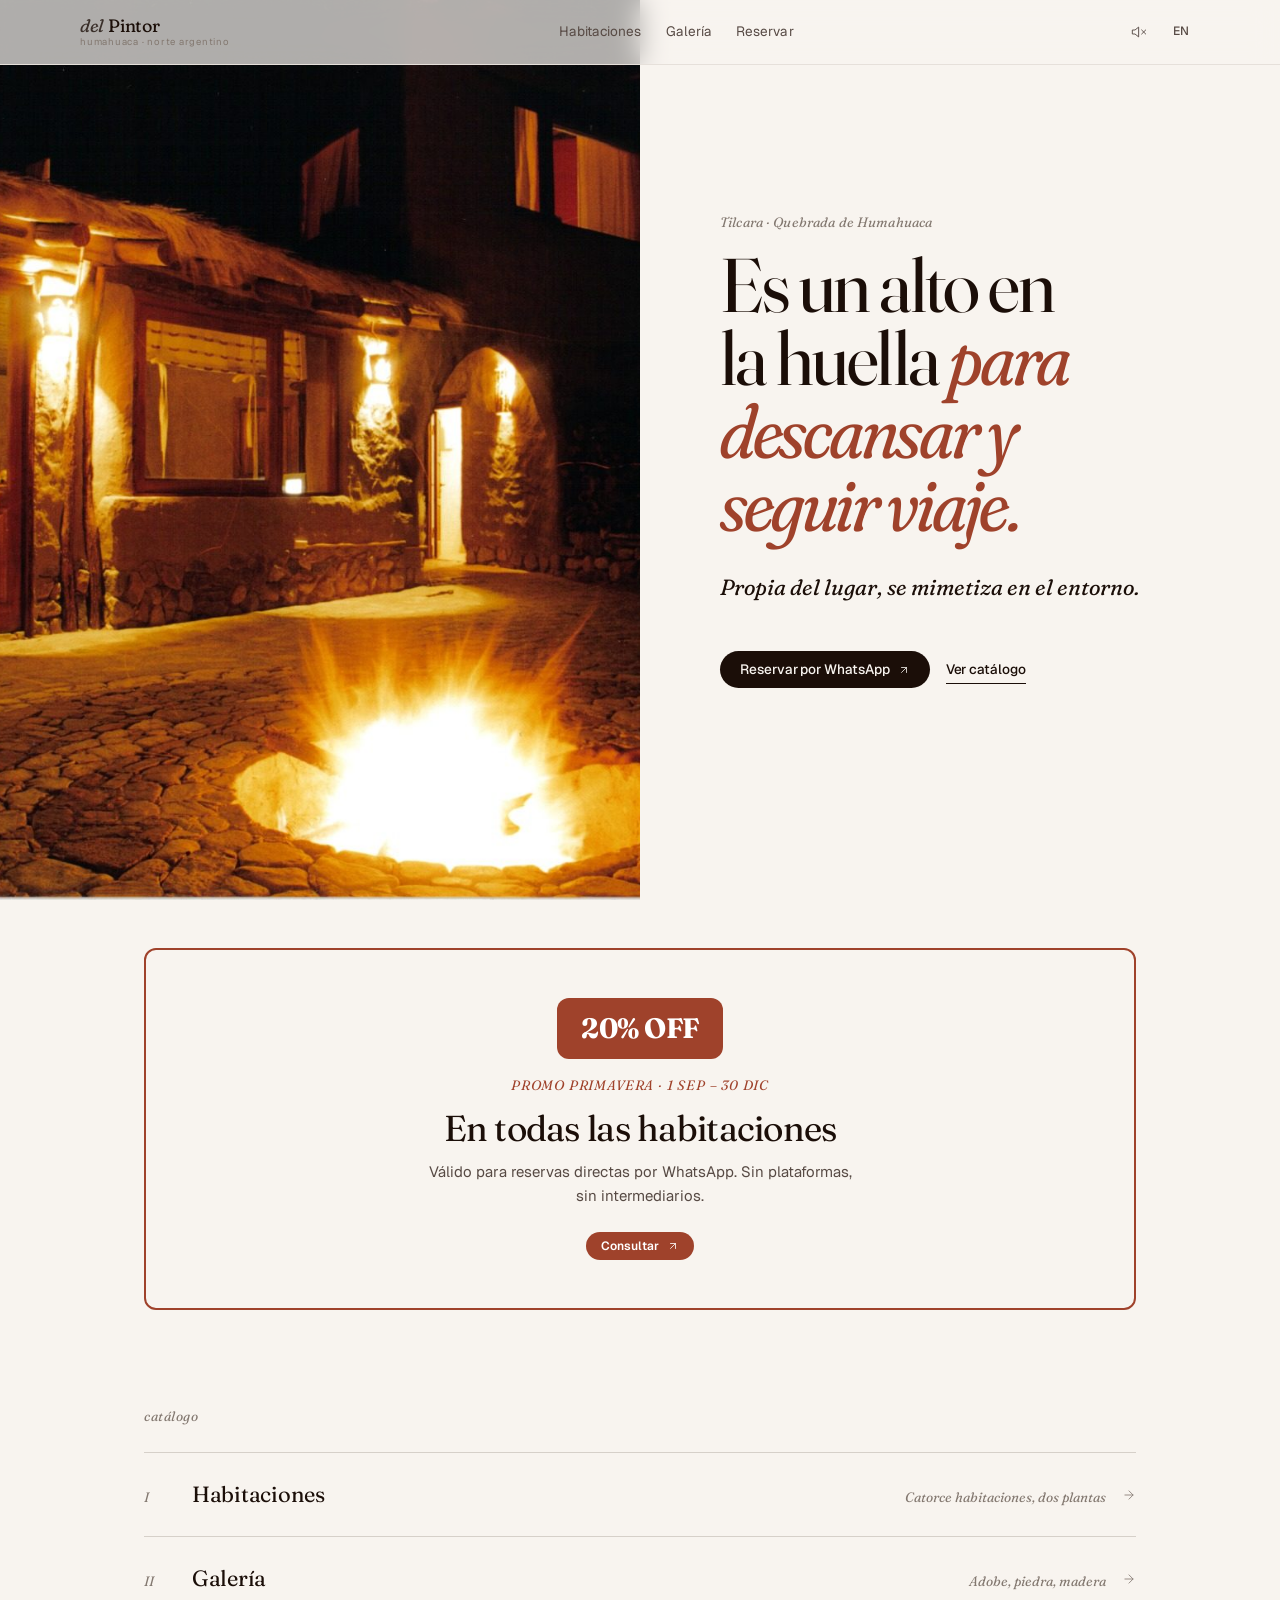
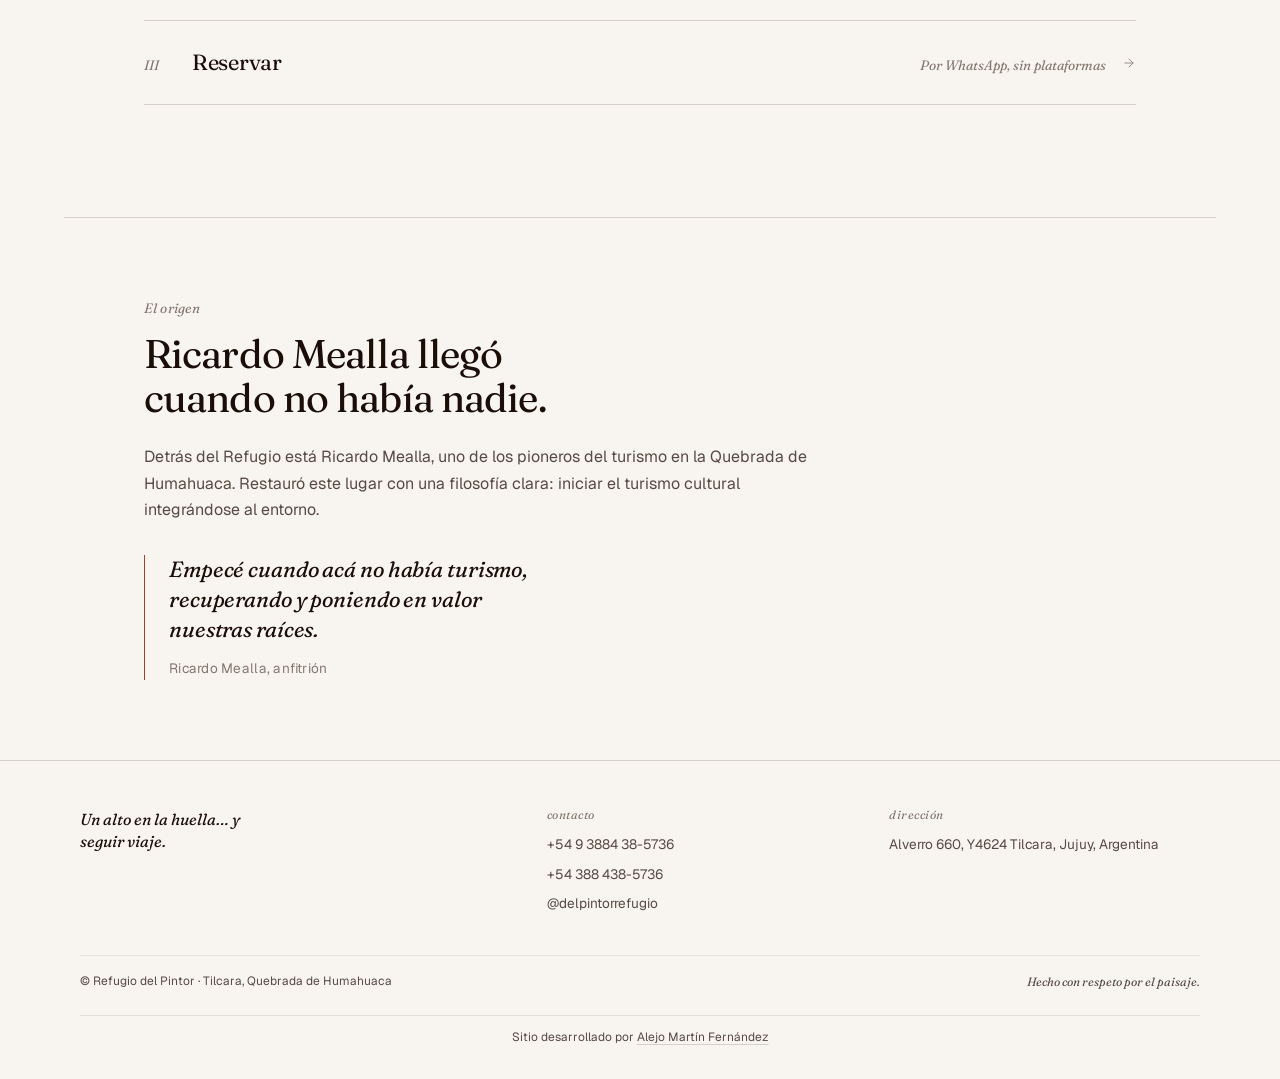
<file: v3/index.html>
<!DOCTYPE html>
<html lang="es-AR" data-lang="es">
<head>
  <meta charset="UTF-8">
  <meta name="viewport" content="width=device-width, initial-scale=1.0, viewport-fit=cover">
  <meta name="theme-color" content="#F7F3EA">
  <title data-i18n="meta.title">Refugio del Pintor · Hospedaje en Tilcara, Quebrada de Humahuaca</title>
  <meta name="description" data-i18n-content="meta.description" content="Es un alto en la huella para descansar y seguir viaje.">
  <link rel="preconnect" href="https://fonts.googleapis.com">
  <link rel="preconnect" href="https://fonts.gstatic.com" crossorigin>
  <link href="https://fonts.googleapis.com/css2?family=Fraunces:ital,opsz,wght,SOFT@0,9..144,200..900,0..100;1,9..144,200..900,0..100&family=Geist:wght@300..700&display=swap" rel="stylesheet">
  <link rel="stylesheet" href="styles.css">
</head>
<body data-page="home">

<a class="skip-link" href="#main">Saltar al contenido</a>

<header class="site-header">
  <div class="site-header__inner">
    <a class="brand" href="index.html" aria-label="Refugio del Pintor">
      <span class="brand__mark"><em>del</em> Pintor</span>
      <span class="brand__sub" data-i18n="header.brandSubline">Humahuaca · Norte Argentino</span>
    </a>
    <nav class="nav" aria-label="Principal">
      <a href="habitaciones.html" data-nav="rooms" data-i18n="nav.rooms">Habitaciones</a>
      <a href="galeria.html" data-nav="gallery" data-i18n="nav.gallery">Galería</a>
      <a href="reservar.html" data-nav="booking" data-i18n="nav.book">Reservar</a>
    </nav>
    <div class="header-actions">
      <button class="icon-button" id="sound-toggle" type="button" aria-pressed="false" data-i18n-aria-label="header.soundOnAria" aria-label="Activar sonido ambiente">
        <svg class="icon icon--sound-off" width="16" height="16" viewBox="0 0 24 24" fill="none" stroke="currentColor" stroke-width="1.4" stroke-linecap="round" stroke-linejoin="round" aria-hidden="true">
          <path d="M11 5 6 9H2v6h4l5 4z"/>
          <line x1="22" y1="9" x2="16" y2="15"/>
          <line x1="16" y1="9" x2="22" y2="15"/>
        </svg>
        <svg class="icon icon--sound-on" width="16" height="16" viewBox="0 0 24 24" fill="none" stroke="currentColor" stroke-width="1.4" stroke-linecap="round" stroke-linejoin="round" aria-hidden="true">
          <path d="M11 5 6 9H2v6h4l5 4z"/>
          <path d="M15.54 8.46a5 5 0 0 1 0 7.07"/>
          <path d="M19.07 4.93a10 10 0 0 1 0 14.14"/>
        </svg>
      </button>
      <button class="icon-button lang-toggle" id="lang-toggle" type="button" data-i18n-aria-label="header.langSwitchAria" aria-label="Cambiar idioma">
        <span data-i18n="header.langSwitch">EN</span>
      </button>
    </div>
  </div>
</header>

<main class="main" id="main">

  <section class="home-hero" aria-labelledby="hero-title">
    <figure class="home-hero__media">
      <img src="../img/patio-fogon.jpg"
           alt="Patio del puco del Refugio del Pintor de noche, con el fogón encendido"
           width="1600" height="1090" loading="eager" decoding="async" fetchpriority="high">
    </figure>
    <div class="home-hero__content">
      <p class="home-hero__eyebrow" data-i18n="hero.eyebrow">Tilcara · Quebrada de Humahuaca</p>
      <h1 class="home-hero__title" id="hero-title">
        <span data-i18n="hero.tagline">Es un alto en la huella</span>
        <em data-i18n="hero.taglineEm">para descansar y seguir viaje.</em>
      </h1>
      <p class="home-hero__subtitle" data-i18n="essence.lead">Propia del lugar, se mimetiza en el entorno.</p>
      <div class="home-hero__actions">
        <a class="cta" id="hero-cta" href="#">
          <span data-i18n="hero.ctaPrimary">Reservar por WhatsApp</span>
          <span class="cta__icon" aria-hidden="true">
            <svg width="12" height="12" viewBox="0 0 24 24" fill="none" stroke="currentColor" stroke-width="1.6" stroke-linecap="round" stroke-linejoin="round"><path d="M7 17 17 7"/><path d="M7 7h10v10"/></svg>
          </span>
        </a>
        <a class="cta cta--ghost" href="#catalog">
          <span><span class="when-es">Ver catálogo</span><span class="when-en">See catalog</span></span>
        </a>
      </div>
    </div>
  </section>

  <section class="promo" id="promo" aria-labelledby="promo-title" data-reveal hidden>
    <div class="promo__inner">
      <span class="promo__badge" id="promo-badge"></span>
      <p class="promo__kicker" id="promo-kicker"></p>
      <h2 class="promo__title" id="promo-title"><span class="when-es">En todas las habitaciones</span><span class="when-en">On every room</span></h2>
      <p class="promo__body"><span class="when-es">Válido para reservas directas por WhatsApp. Sin plataformas, sin intermediarios.</span><span class="when-en">Valid for direct bookings via WhatsApp. No platforms, no middlemen.</span></p>
      <a class="cta cta--small" id="promo-cta" href="#">
        <span><span class="when-es">Consultar</span><span class="when-en">Inquire</span></span>
        <span class="cta__icon" aria-hidden="true">
          <svg width="12" height="12" viewBox="0 0 24 24" fill="none" stroke="currentColor" stroke-width="1.6" stroke-linecap="round" stroke-linejoin="round"><path d="M7 17 17 7"/><path d="M7 7h10v10"/></svg>
        </span>
      </a>
    </div>
  </section>

  <section class="catalog" id="catalog" aria-labelledby="catalog-title">
    <p class="catalog__title" id="catalog-title">
      <span class="when-es">Catálogo</span><span class="when-en">Catalog</span>
    </p>
    <ol class="catalog__list">
      <li>
        <a class="catalog__item" href="habitaciones.html" data-reveal data-stagger="1">
          <span class="catalog__item-num">I</span>
          <span class="catalog__item-name" data-i18n="nav.rooms">Habitaciones</span>
          <span class="catalog__item-meta">
            <span class="when-es">Catorce habitaciones, dos plantas</span>
            <span class="when-en">Fourteen rooms, two floors</span>
          </span>
          <span class="catalog__item-arrow" aria-hidden="true">
            <svg width="14" height="14" viewBox="0 0 24 24" fill="none" stroke="currentColor" stroke-width="1.4" stroke-linecap="round" stroke-linejoin="round"><path d="M5 12h14"/><path d="m12 5 7 7-7 7"/></svg>
          </span>
        </a>
      </li>
      <li>
        <a class="catalog__item" href="galeria.html" data-reveal data-stagger="2">
          <span class="catalog__item-num">II</span>
          <span class="catalog__item-name" data-i18n="nav.gallery">Galería</span>
          <span class="catalog__item-meta">
            <span class="when-es">Adobe, piedra, madera</span>
            <span class="when-en">Adobe, stone, timber</span>
          </span>
          <span class="catalog__item-arrow" aria-hidden="true">
            <svg width="14" height="14" viewBox="0 0 24 24" fill="none" stroke="currentColor" stroke-width="1.4" stroke-linecap="round" stroke-linejoin="round"><path d="M5 12h14"/><path d="m12 5 7 7-7 7"/></svg>
          </span>
        </a>
      </li>
      <li>
        <a class="catalog__item" href="reservar.html" data-reveal data-stagger="3">
          <span class="catalog__item-num">III</span>
          <span class="catalog__item-name" data-i18n="nav.book">Reservar</span>
          <span class="catalog__item-meta">
            <span class="when-es">Por WhatsApp, sin plataformas</span>
            <span class="when-en">Via WhatsApp, no platforms</span>
          </span>
          <span class="catalog__item-arrow" aria-hidden="true">
            <svg width="14" height="14" viewBox="0 0 24 24" fill="none" stroke="currentColor" stroke-width="1.4" stroke-linecap="round" stroke-linejoin="round"><path d="M5 12h14"/><path d="m12 5 7 7-7 7"/></svg>
          </span>
        </a>
      </li>
    </ol>
  </section>

  <section class="narrative" id="origen" aria-labelledby="origin-h">
    <p class="narrative__kicker" data-i18n="origin.kicker">El origen</p>
    <h2 class="narrative__heading" id="origin-h" data-i18n="origin.heading">Ricardo Mealla llegó cuando no había nadie.</h2>
    <p class="narrative__body" data-i18n="origin.body1">Detrás del Refugio está Ricardo Mealla, uno de los pioneros del turismo en la Quebrada de Humahuaca. Restauró este lugar con una filosofía clara: iniciar el turismo cultural integrándose al entorno.</p>
    <blockquote class="narrative__quote">
      <p data-i18n="origin.quote">Empecé cuando acá no había turismo, recuperando y poniendo en valor nuestras raíces.</p>
      <cite data-i18n="origin.quoteAttrib">Ricardo Mealla, anfitrión</cite>
    </blockquote>
  </section>

</main>

<footer class="site-footer">
  <div class="site-footer__inner">
    <div>
      <p class="site-footer__tagline" data-i18n="footer.tagline">Un alto en la huella… y seguir viaje.</p>
    </div>
    <div class="site-footer__col">
      <h4 data-i18n="footer.contactHeading">Contacto</h4>
      <a id="footer-whatsapp" href="#" data-i18n="footer.whatsappDisplay">+54 9 3884 38-5736</a>
      <a href="tel:+543884385736" data-i18n="footer.phoneDisplay">+54 388 438-5736</a>
      <a href="https://instagram.com/delpintorrefugio" target="_blank" rel="noopener noreferrer" data-i18n="footer.instagramHandle">@delpintorrefugio</a>
    </div>
    <div class="site-footer__col">
      <h4 data-i18n="footer.addressLabel">Dirección</h4>
      <p data-i18n="footer.address">Alverro 660, Y4624 Tilcara, Jujuy, Argentina</p>
    </div>
  </div>
  <div class="site-footer__bottom">
    <p data-i18n="footer.copyright">© Refugio del Pintor · Tilcara, Quebrada de Humahuaca</p>
    <p class="site-footer__credit" data-i18n="footer.creditLine">Hecho con respeto por el paisaje.</p>
    <p class="site-footer__dev"><span class="when-es">Sitio desarrollado por</span><span class="when-en">Website developed by</span> <a href="https://alejomfernandez.com.ar" target="_blank" rel="noopener">Alejo Martín Fernández</a></p>
  </div>
</footer>

<script src="i18n.js"></script>
<script src="script.js"></script>
</body>
</html>
</file>
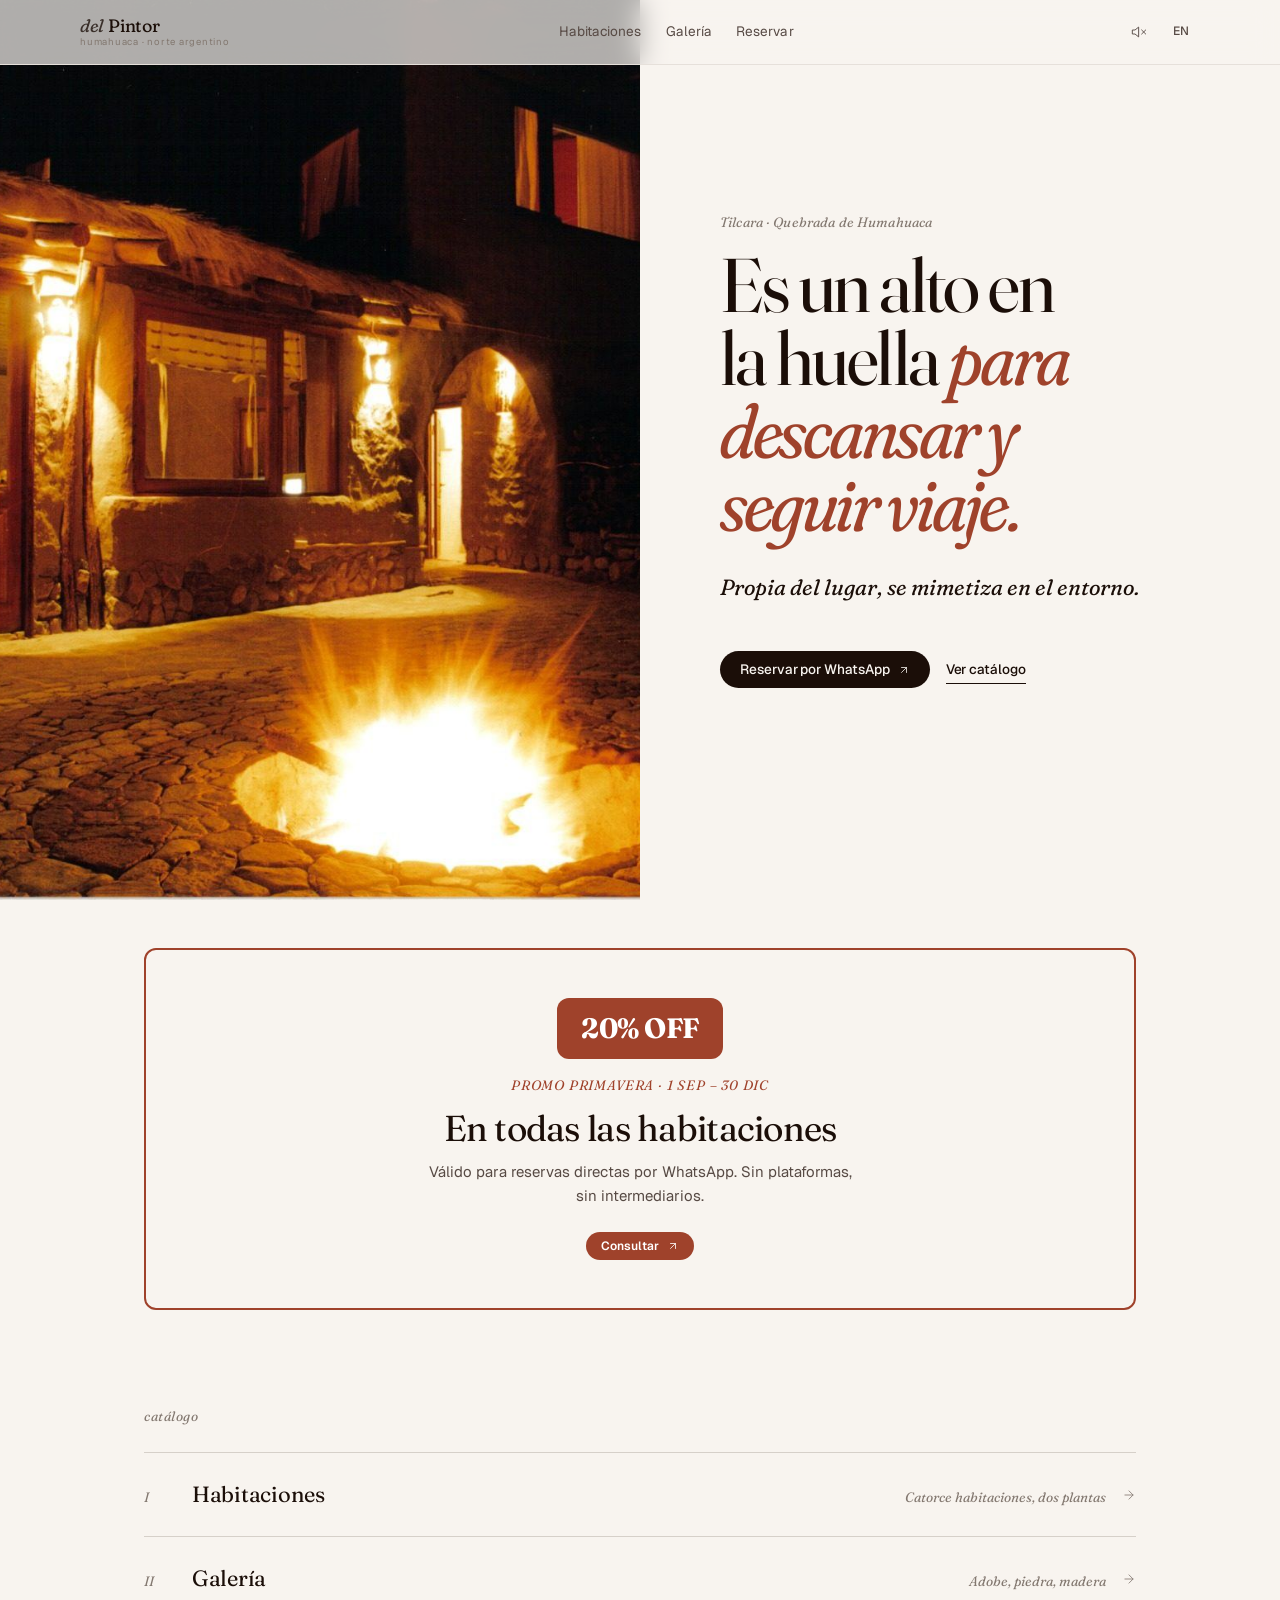
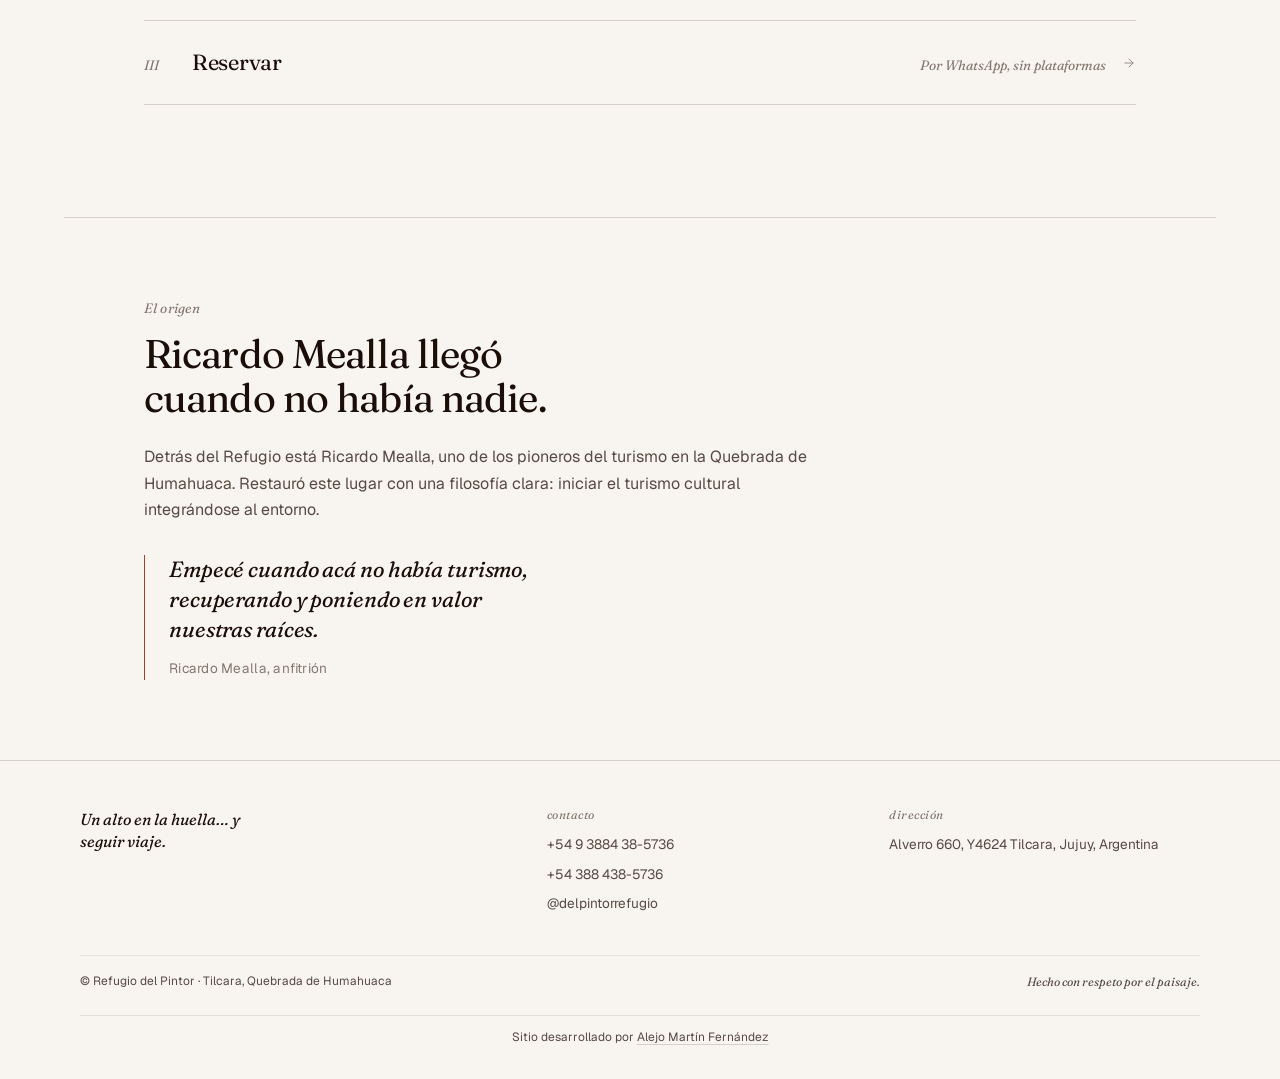
<file: web/index.html>
<!DOCTYPE html>
<html lang="es-AR" data-lang="es">
<head>
  <meta charset="UTF-8">
  <meta name="viewport" content="width=device-width, initial-scale=1.0, viewport-fit=cover">
  <meta name="theme-color" content="#F8F4EF">
  <title data-i18n="meta.title">Refugio del Pintor · Hospedaje en Tilcara, Quebrada de Humahuaca</title>
  <meta name="description" data-i18n-content="meta.description" content="Hospedaje en Tilcara, Quebrada de Humahuaca: 14 habitaciones con baño privado, desayuno casero y reservas directas por WhatsApp, sin intermediarios.">
  <link rel="canonical" href="https://elrefugiodelpintor.com/">
  <link rel="icon" href="/favicon.ico" sizes="any">
  <link rel="icon" type="image/png" sizes="32x32" href="/favicon-32.png">
  <link rel="apple-touch-icon" href="/apple-touch-icon.png">
  <link rel="manifest" href="/site.webmanifest">
  <meta property="og:type" content="website">
  <meta property="og:site_name" content="Refugio del Pintor">
  <meta property="og:locale" content="es_AR">
  <meta property="og:locale:alternate" content="en_US">
  <meta property="og:title" content="Refugio del Pintor · Hospedaje en Tilcara, Quebrada de Humahuaca">
  <meta property="og:description" content="Hospedaje en Tilcara, Quebrada de Humahuaca: 14 habitaciones con baño privado, desayuno casero y reservas directas por WhatsApp, sin intermediarios.">
  <meta property="og:url" content="https://elrefugiodelpintor.com/">
  <meta property="og:image" content="https://elrefugiodelpintor.com/img/og-refugio-del-pintor.jpg">
  <meta property="og:image:width" content="1200">
  <meta property="og:image:height" content="630">
  <meta name="twitter:card" content="summary_large_image">
  <script type="application/ld+json">
{
  "@context": "https://schema.org",
  "@type": "LodgingBusiness",
  "name": "Refugio del Pintor",
  "description": "Hospedaje en Tilcara, Quebrada de Humahuaca. 14 habitaciones con baño privado, calefacción, WiFi y desayuno casero.",
  "url": "https://elrefugiodelpintor.com/",
  "image": [
    "https://elrefugiodelpintor.com/img/patio-fogon.jpg",
    "https://elrefugiodelpintor.com/img/hbt-matrimonial.jpg",
    "https://elrefugiodelpintor.com/img/fachada.jpg"
  ],
  "telephone": "+54 9 3884 38-5736",
  "address": {
    "@type": "PostalAddress",
    "streetAddress": "Alverro 660",
    "addressLocality": "Tilcara",
    "addressRegion": "Jujuy",
    "postalCode": "Y4624",
    "addressCountry": "AR"
  },
  "geo": {
    "@type": "GeoCoordinates",
    "latitude": -23.576,
    "longitude": -65.393
  },
  "sameAs": [
    "https://instagram.com/delpintorrefugio"
  ],
  "priceRange": "USD 58–136",
  "numberOfRooms": 14,
  "amenityFeature": [
    {
      "@type": "LocationFeatureSpecification",
      "name": "Baño privado",
      "value": true
    },
    {
      "@type": "LocationFeatureSpecification",
      "name": "Calefacción",
      "value": true
    },
    {
      "@type": "LocationFeatureSpecification",
      "name": "WiFi",
      "value": true
    },
    {
      "@type": "LocationFeatureSpecification",
      "name": "Desayuno incluido",
      "value": true
    }
  ]
}
  </script>
  <link rel="preconnect" href="https://fonts.googleapis.com">
  <link rel="preconnect" href="https://fonts.gstatic.com" crossorigin>
  <link href="https://fonts.googleapis.com/css2?family=Fraunces:ital,opsz,wght,SOFT@0,9..144,200..900,0..100;1,9..144,200..900,0..100&family=Geist:wght@300..700&display=swap" rel="stylesheet">
  <link rel="stylesheet" href="styles.css">
</head>
<body data-page="home">

<a class="skip-link" href="#main">Saltar al contenido</a>

<header class="site-header">
  <div class="site-header__inner">
    <a class="brand" href="index.html" aria-label="Refugio del Pintor">
      <span class="brand__mark"><em>del</em> Pintor</span>
      <span class="brand__sub" data-i18n="header.brandSubline">Humahuaca · Norte Argentino</span>
    </a>
    <nav class="nav" aria-label="Principal">
      <a href="habitaciones.html" data-nav="rooms" data-i18n="nav.rooms">Habitaciones</a>
      <a href="galeria.html" data-nav="gallery" data-i18n="nav.gallery">Galería</a>
      <a href="reservar.html" data-nav="booking" data-i18n="nav.book">Reservar</a>
    </nav>
    <div class="header-actions">
      <button class="icon-button" id="sound-toggle" type="button" aria-pressed="false" data-i18n-aria-label="header.soundOnAria" aria-label="Activar sonido ambiente">
        <svg class="icon icon--sound-off" width="16" height="16" viewBox="0 0 24 24" fill="none" stroke="currentColor" stroke-width="1.4" stroke-linecap="round" stroke-linejoin="round" aria-hidden="true">
          <path d="M11 5 6 9H2v6h4l5 4z"/>
          <line x1="22" y1="9" x2="16" y2="15"/>
          <line x1="16" y1="9" x2="22" y2="15"/>
        </svg>
        <svg class="icon icon--sound-on" width="16" height="16" viewBox="0 0 24 24" fill="none" stroke="currentColor" stroke-width="1.4" stroke-linecap="round" stroke-linejoin="round" aria-hidden="true">
          <path d="M11 5 6 9H2v6h4l5 4z"/>
          <path d="M15.54 8.46a5 5 0 0 1 0 7.07"/>
          <path d="M19.07 4.93a10 10 0 0 1 0 14.14"/>
        </svg>
      </button>
      <button class="icon-button lang-toggle" id="lang-toggle" type="button" data-i18n-aria-label="header.langSwitchAria" aria-label="Cambiar idioma">
        <span data-i18n="header.langSwitch">EN</span>
      </button>
    </div>
  </div>
</header>

<main class="main" id="main">

  <section class="home-hero" aria-labelledby="hero-title">
    <figure class="home-hero__media">
      <img src="img/patio-fogon.jpg"
           alt="Patio del puco del Refugio del Pintor de noche, con el fogón encendido"
           width="1600" height="1090" loading="eager" decoding="async" fetchpriority="high">
    </figure>
    <div class="home-hero__content">
      <p class="home-hero__eyebrow" data-i18n="hero.eyebrow">Tilcara · Quebrada de Humahuaca</p>
      <h1 class="home-hero__title" id="hero-title">
        <span data-i18n="hero.tagline">Es un alto en la huella</span>
        <em data-i18n="hero.taglineEm">para descansar y seguir viaje.</em>
      </h1>
      <p class="home-hero__subtitle" data-i18n="essence.lead">Propia del lugar, se mimetiza en el entorno.</p>
      <div class="home-hero__actions">
        <a class="cta" id="hero-cta" href="#">
          <span data-i18n="hero.ctaPrimary">Reservar por WhatsApp</span>
          <span class="cta__icon" aria-hidden="true">
            <svg width="12" height="12" viewBox="0 0 24 24" fill="none" stroke="currentColor" stroke-width="1.6" stroke-linecap="round" stroke-linejoin="round"><path d="M7 17 17 7"/><path d="M7 7h10v10"/></svg>
          </span>
        </a>
        <a class="cta cta--ghost" href="#catalog">
          <span><span class="when-es">Ver catálogo</span><span class="when-en">See catalog</span></span>
        </a>
      </div>
    </div>
  </section>

  <section class="promo" id="promo" aria-labelledby="promo-title" data-reveal hidden>
    <div class="promo__inner">
      <span class="promo__badge" id="promo-badge"></span>
      <p class="promo__kicker" id="promo-kicker"></p>
      <h2 class="promo__title" id="promo-title"><span class="when-es">En todas las habitaciones</span><span class="when-en">On every room</span></h2>
      <p class="promo__body"><span class="when-es">Válido para reservas directas por WhatsApp. Sin plataformas, sin intermediarios.</span><span class="when-en">Valid for direct bookings via WhatsApp. No platforms, no middlemen.</span></p>
      <a class="cta cta--small" id="promo-cta" href="#">
        <span><span class="when-es">Consultar</span><span class="when-en">Inquire</span></span>
        <span class="cta__icon" aria-hidden="true">
          <svg width="12" height="12" viewBox="0 0 24 24" fill="none" stroke="currentColor" stroke-width="1.6" stroke-linecap="round" stroke-linejoin="round"><path d="M7 17 17 7"/><path d="M7 7h10v10"/></svg>
        </span>
      </a>
    </div>
  </section>

  <section class="catalog" id="catalog" aria-labelledby="catalog-title">
    <p class="catalog__title" id="catalog-title">
      <span class="when-es">Catálogo</span><span class="when-en">Catalog</span>
    </p>
    <ol class="catalog__list">
      <li>
        <a class="catalog__item" href="habitaciones.html" data-reveal data-stagger="1">
          <span class="catalog__item-num">I</span>
          <span class="catalog__item-name" data-i18n="nav.rooms">Habitaciones</span>
          <span class="catalog__item-meta">
            <span class="when-es">Catorce habitaciones, dos plantas</span>
            <span class="when-en">Fourteen rooms, two floors</span>
          </span>
          <span class="catalog__item-arrow" aria-hidden="true">
            <svg width="14" height="14" viewBox="0 0 24 24" fill="none" stroke="currentColor" stroke-width="1.4" stroke-linecap="round" stroke-linejoin="round"><path d="M5 12h14"/><path d="m12 5 7 7-7 7"/></svg>
          </span>
        </a>
      </li>
      <li>
        <a class="catalog__item" href="galeria.html" data-reveal data-stagger="2">
          <span class="catalog__item-num">II</span>
          <span class="catalog__item-name" data-i18n="nav.gallery">Galería</span>
          <span class="catalog__item-meta">
            <span class="when-es">Adobe, piedra, madera</span>
            <span class="when-en">Adobe, stone, timber</span>
          </span>
          <span class="catalog__item-arrow" aria-hidden="true">
            <svg width="14" height="14" viewBox="0 0 24 24" fill="none" stroke="currentColor" stroke-width="1.4" stroke-linecap="round" stroke-linejoin="round"><path d="M5 12h14"/><path d="m12 5 7 7-7 7"/></svg>
          </span>
        </a>
      </li>
      <li>
        <a class="catalog__item" href="reservar.html" data-reveal data-stagger="3">
          <span class="catalog__item-num">III</span>
          <span class="catalog__item-name" data-i18n="nav.book">Reservar</span>
          <span class="catalog__item-meta">
            <span class="when-es">Por WhatsApp, sin plataformas</span>
            <span class="when-en">Via WhatsApp, no platforms</span>
          </span>
          <span class="catalog__item-arrow" aria-hidden="true">
            <svg width="14" height="14" viewBox="0 0 24 24" fill="none" stroke="currentColor" stroke-width="1.4" stroke-linecap="round" stroke-linejoin="round"><path d="M5 12h14"/><path d="m12 5 7 7-7 7"/></svg>
          </span>
        </a>
      </li>
    </ol>
  </section>

  <section class="narrative" id="origen" aria-labelledby="origin-h">
    <p class="narrative__kicker" data-i18n="origin.kicker">El origen</p>
    <h2 class="narrative__heading" id="origin-h" data-i18n="origin.heading">Ricardo Mealla llegó cuando no había nadie.</h2>
    <p class="narrative__body" data-i18n="origin.body1">Detrás del Refugio está Ricardo Mealla, uno de los pioneros del turismo en la Quebrada de Humahuaca. Restauró este lugar con una filosofía clara: iniciar el turismo cultural integrándose al entorno.</p>
    <blockquote class="narrative__quote">
      <p data-i18n="origin.quote">Empecé cuando acá no había turismo, recuperando y poniendo en valor nuestras raíces.</p>
      <cite data-i18n="origin.quoteAttrib">Ricardo Mealla, anfitrión</cite>
    </blockquote>
  </section>

</main>

<footer class="site-footer">
  <div class="site-footer__inner">
    <div>
      <p class="site-footer__tagline" data-i18n="footer.tagline">Un alto en la huella… y seguir viaje.</p>
    </div>
    <div class="site-footer__col">
      <h4 data-i18n="footer.contactHeading">Contacto</h4>
      <a id="footer-whatsapp" href="#" data-i18n="footer.whatsappDisplay">+54 9 3884 38-5736</a>
      <a href="tel:+543884385736" data-i18n="footer.phoneDisplay">+54 388 438-5736</a>
      <a href="https://instagram.com/delpintorrefugio" target="_blank" rel="noopener noreferrer" data-i18n="footer.instagramHandle">@delpintorrefugio</a>
    </div>
    <div class="site-footer__col">
      <h4 data-i18n="footer.addressLabel">Dirección</h4>
      <p data-i18n="footer.address">Alverro 660, Y4624 Tilcara, Jujuy, Argentina</p>
    </div>
  </div>
  <div class="site-footer__bottom">
    <p data-i18n="footer.copyright">© Refugio del Pintor · Tilcara, Quebrada de Humahuaca</p>
    <p class="site-footer__credit" data-i18n="footer.creditLine">Hecho con respeto por el paisaje.</p>
    <p class="site-footer__dev"><span class="when-es">Sitio desarrollado por</span><span class="when-en">Website developed by</span> <a href="https://alejomfernandez.com.ar" target="_blank" rel="noopener">Alejo Martín Fernández</a></p>
  </div>
</footer>

<script src="i18n.js"></script>
<script src="script.js"></script>
</body>
</html>
</file>
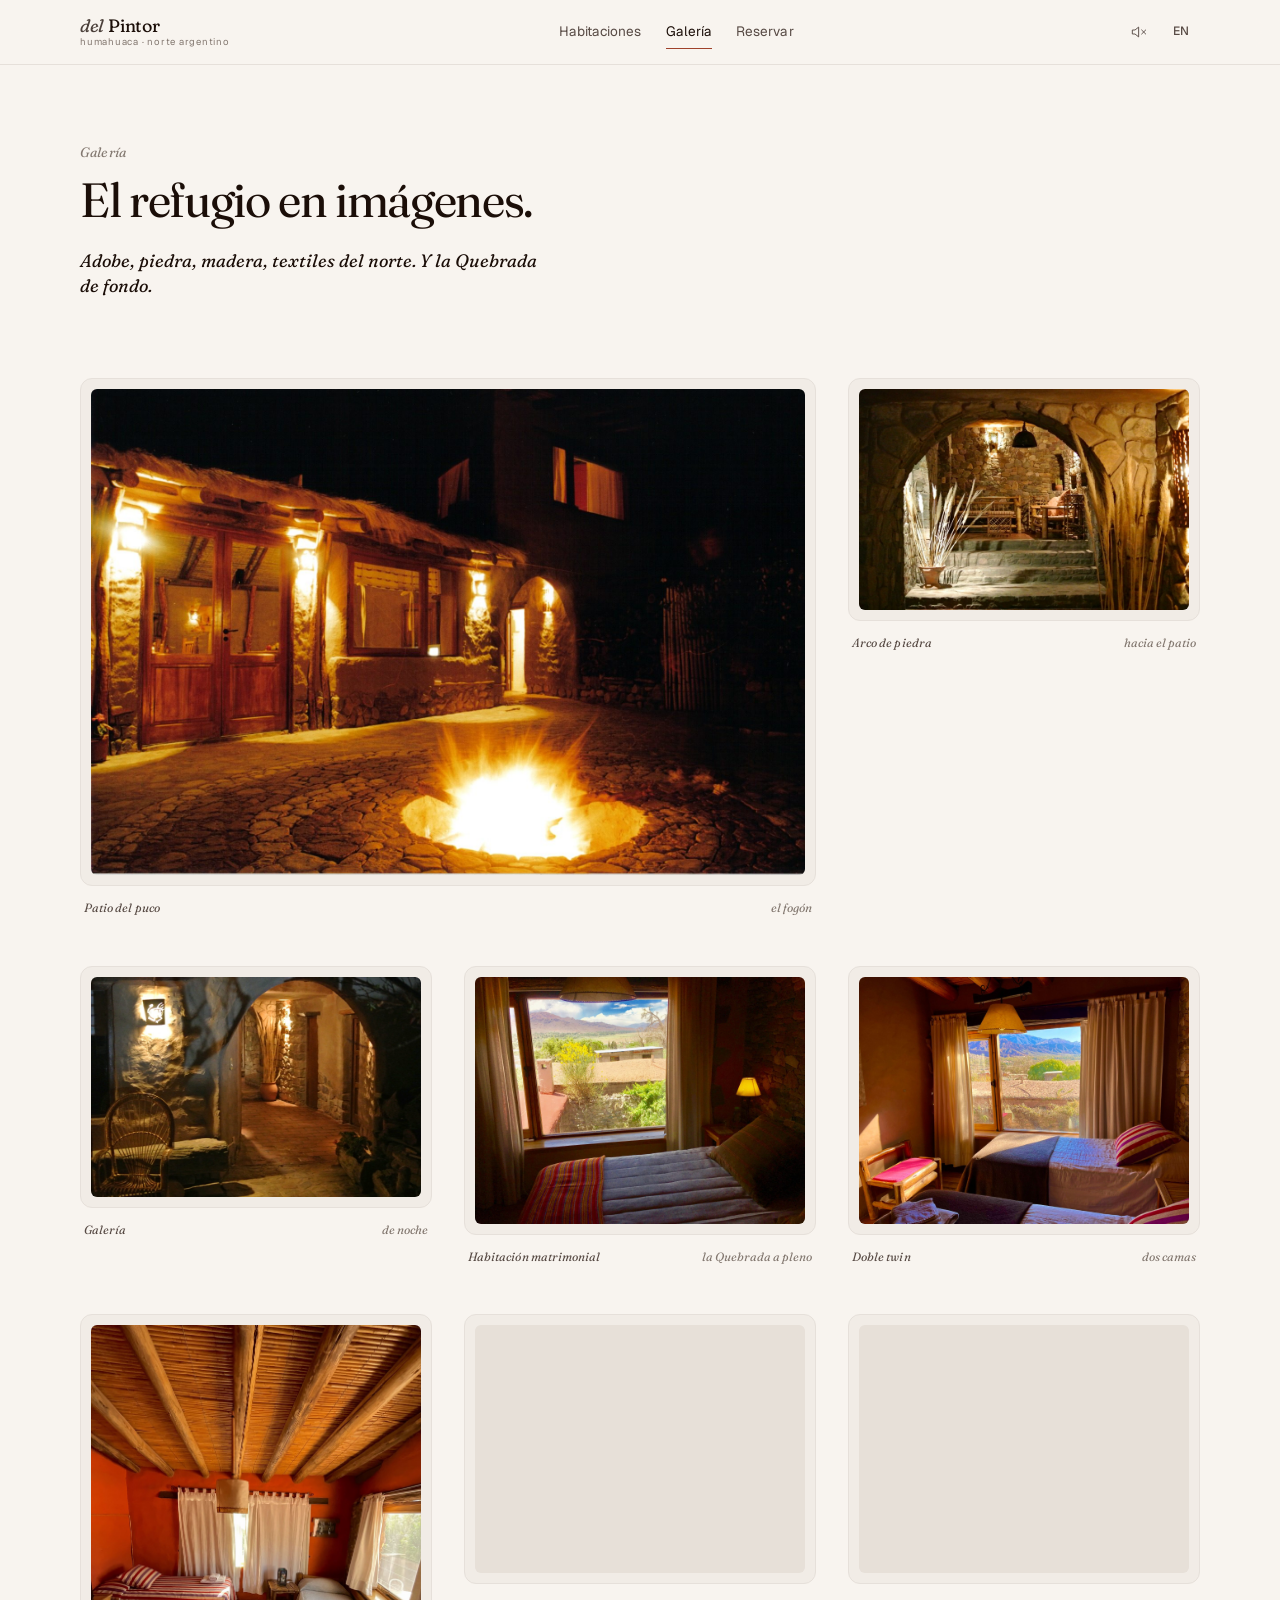
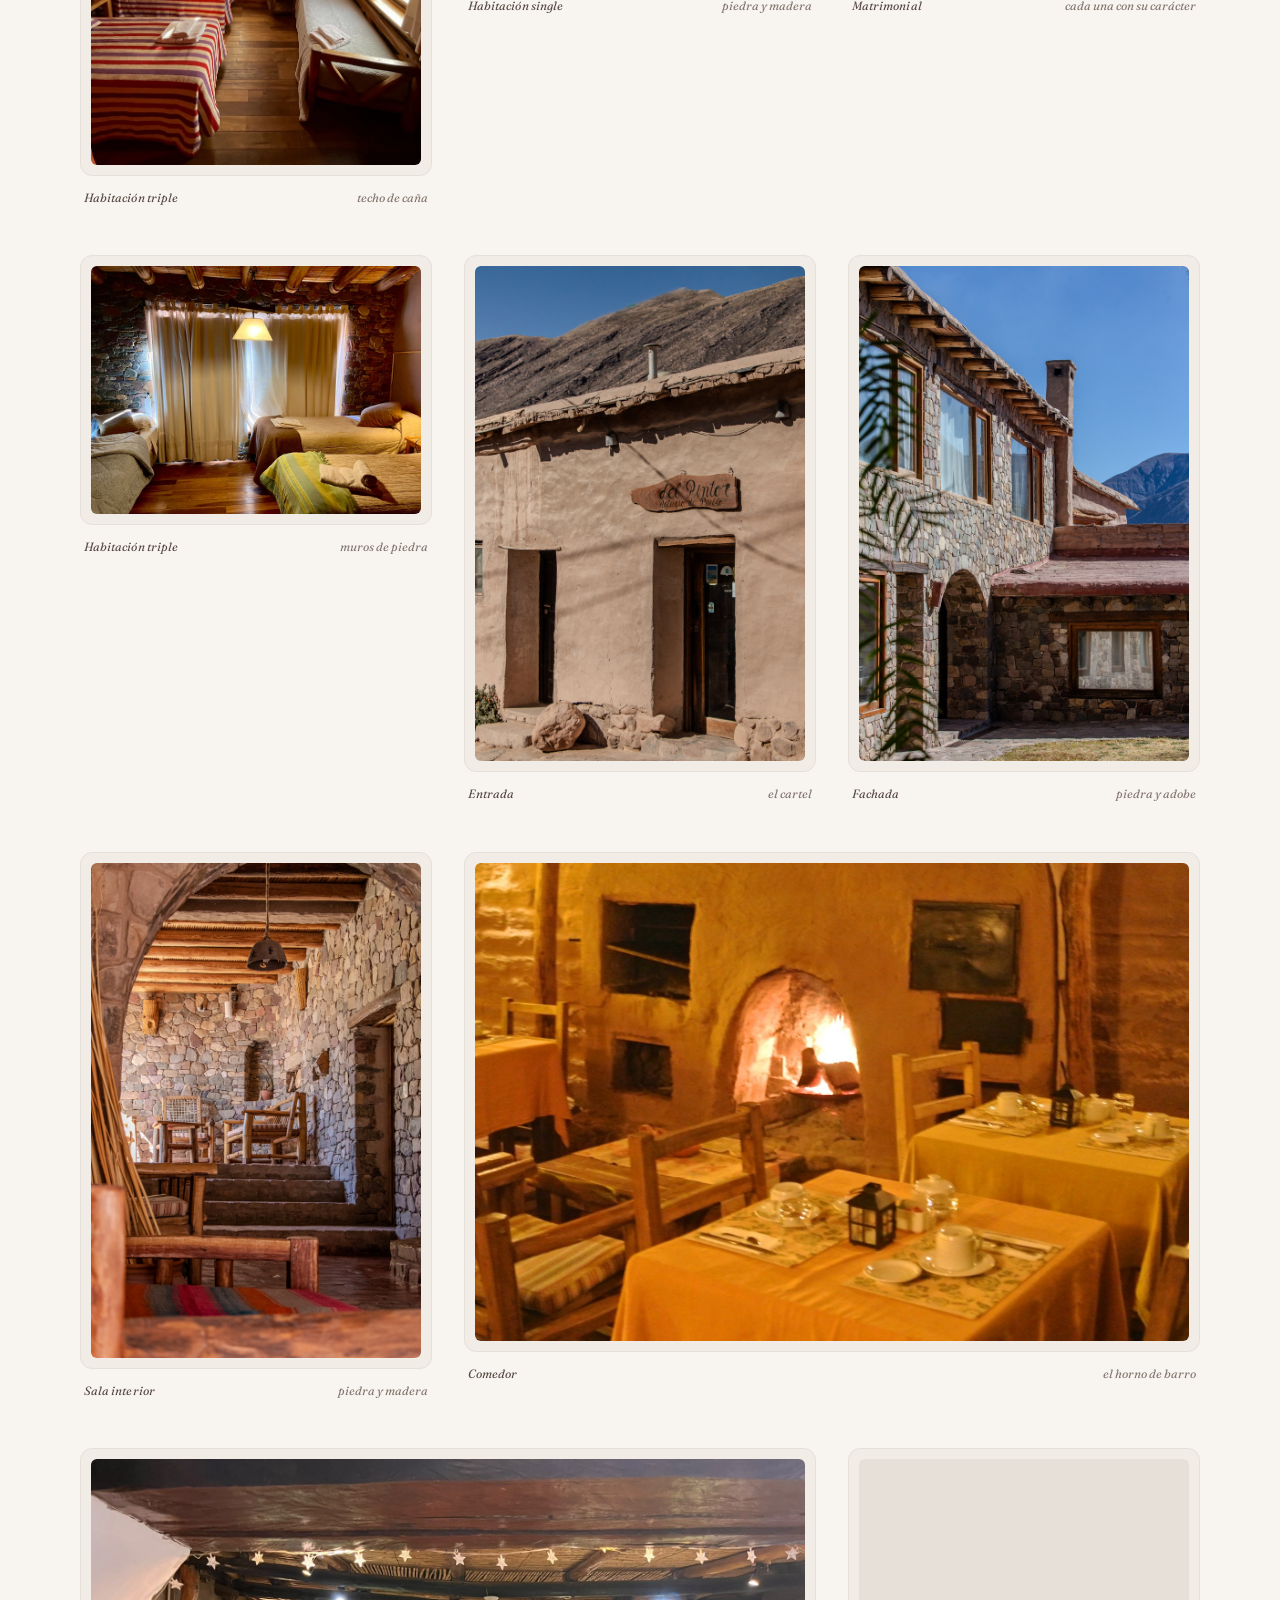
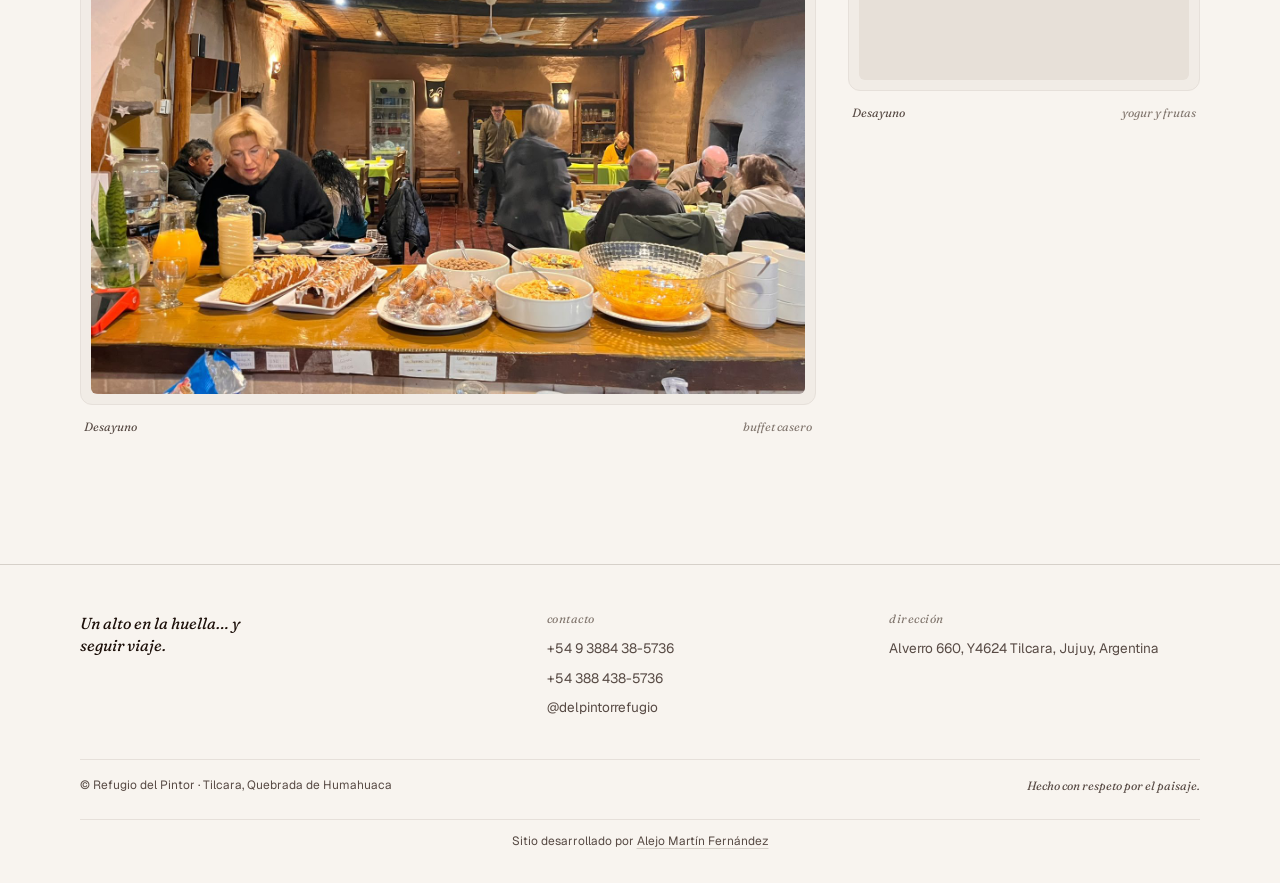
<file: v3/galeria.html>
<!DOCTYPE html>
<html lang="es-AR" data-lang="es">
<head>
  <meta charset="UTF-8">
  <meta name="viewport" content="width=device-width, initial-scale=1.0, viewport-fit=cover">
  <meta name="theme-color" content="#F7F3EA">
  <title>Galería · Refugio del Pintor</title>
  <meta name="description" content="Galería del Refugio del Pintor en Tilcara. Adobe, piedra, madera, textiles del norte, y la Quebrada de fondo.">
  <link rel="preconnect" href="https://fonts.googleapis.com">
  <link rel="preconnect" href="https://fonts.gstatic.com" crossorigin>
  <link href="https://fonts.googleapis.com/css2?family=Fraunces:ital,opsz,wght,SOFT@0,9..144,200..900,0..100;1,9..144,200..900,0..100&family=Geist:wght@300..700&display=swap" rel="stylesheet">
  <link rel="stylesheet" href="styles.css">
</head>
<body data-page="gallery">

<a class="skip-link" href="#main">Saltar al contenido</a>

<header class="site-header">
  <div class="site-header__inner">
    <a class="brand" href="index.html" aria-label="Refugio del Pintor">
      <span class="brand__mark"><em>del</em> Pintor</span>
      <span class="brand__sub" data-i18n="header.brandSubline">Humahuaca · Norte Argentino</span>
    </a>
    <nav class="nav" aria-label="Principal">
      <a href="habitaciones.html" data-nav="rooms" data-i18n="nav.rooms">Habitaciones</a>
      <a href="galeria.html" data-nav="gallery" data-i18n="nav.gallery">Galería</a>
      <a href="reservar.html" data-nav="booking" data-i18n="nav.book">Reservar</a>
    </nav>
    <div class="header-actions">
      <button class="icon-button" id="sound-toggle" type="button" aria-pressed="false" data-i18n-aria-label="header.soundOnAria" aria-label="Activar sonido ambiente">
        <svg class="icon icon--sound-off" width="16" height="16" viewBox="0 0 24 24" fill="none" stroke="currentColor" stroke-width="1.4" stroke-linecap="round" stroke-linejoin="round" aria-hidden="true">
          <path d="M11 5 6 9H2v6h4l5 4z"/>
          <line x1="22" y1="9" x2="16" y2="15"/>
          <line x1="16" y1="9" x2="22" y2="15"/>
        </svg>
        <svg class="icon icon--sound-on" width="16" height="16" viewBox="0 0 24 24" fill="none" stroke="currentColor" stroke-width="1.4" stroke-linecap="round" stroke-linejoin="round" aria-hidden="true">
          <path d="M11 5 6 9H2v6h4l5 4z"/>
          <path d="M15.54 8.46a5 5 0 0 1 0 7.07"/>
          <path d="M19.07 4.93a10 10 0 0 1 0 14.14"/>
        </svg>
      </button>
      <button class="icon-button lang-toggle" id="lang-toggle" type="button" data-i18n-aria-label="header.langSwitchAria" aria-label="Cambiar idioma">
        <span data-i18n="header.langSwitch">EN</span>
      </button>
    </div>
  </div>
</header>

<main class="main" id="main">
  <section class="page">
    <div class="page__inner">
      <p class="page-kicker" data-i18n="gallery.kicker">Galería</p>
      <h1 class="page-title" data-i18n="gallery.heading">El refugio en imágenes.</h1>
      <p class="page-lead" data-i18n="gallery.lead">Adobe, piedra, madera, textiles del norte. Y la Quebrada de fondo.</p>

      <div class="gallery">

        <figure class="gallery-figure gallery-figure--wide" data-reveal data-stagger="1">
          <div class="gallery-figure__frame">
            <img src="../img/patio-fogon.jpg"
                 alt="Patio del puco de noche, con el fogón encendido"
                 loading="lazy" decoding="async">
          </div>
          <figcaption class="gallery-figure__caption">
            <span class="gallery-figure__caption-title">
              <span class="when-es">Patio del puco</span><span class="when-en">Patio del puco</span>
            </span>
            <span class="gallery-figure__caption-tag">
              <span class="when-es">el fogón</span><span class="when-en">the fire pit</span>
            </span>
          </figcaption>
        </figure>

        <figure class="gallery-figure" data-reveal data-stagger="2">
          <div class="gallery-figure__frame">
            <img src="../img/patio-arco.jpg"
                 alt="Arco de piedra que abre al patio"
                 loading="lazy" decoding="async">
          </div>
          <figcaption class="gallery-figure__caption">
            <span class="gallery-figure__caption-title">
              <span class="when-es">Arco de piedra</span><span class="when-en">Stone arch</span>
            </span>
            <span class="gallery-figure__caption-tag">
              <span class="when-es">hacia el patio</span><span class="when-en">toward the patio</span>
            </span>
          </figcaption>
        </figure>

        <figure class="gallery-figure" data-reveal data-stagger="3">
          <div class="gallery-figure__frame">
            <img src="../img/patio-galeria.jpg"
                 alt="Galería de piedra iluminada de noche"
                 loading="lazy" decoding="async">
          </div>
          <figcaption class="gallery-figure__caption">
            <span class="gallery-figure__caption-title">
              <span class="when-es">Galería</span><span class="when-en">Walkway</span>
            </span>
            <span class="gallery-figure__caption-tag">
              <span class="when-es">de noche</span><span class="when-en">at night</span>
            </span>
          </figcaption>
        </figure>

        <figure class="gallery-figure" data-reveal data-stagger="4">
          <div class="gallery-figure__frame">
            <img src="../img/hbt-matrimonial.jpg"
                 alt="Habitación matrimonial con ventana a los cerros"
                 loading="lazy" decoding="async">
          </div>
          <figcaption class="gallery-figure__caption">
            <span class="gallery-figure__caption-title">
              <span class="when-es">Habitación matrimonial</span><span class="when-en">Double room</span>
            </span>
            <span class="gallery-figure__caption-tag">
              <span class="when-es">la Quebrada a pleno</span><span class="when-en">the Quebrada in full</span>
            </span>
          </figcaption>
        </figure>

        <figure class="gallery-figure" data-reveal data-stagger="1">
          <div class="gallery-figure__frame">
            <img src="../img/hbt-doble-twin.jpg"
                 alt="Habitación doble twin con vista a los cerros"
                 loading="lazy" decoding="async">
          </div>
          <figcaption class="gallery-figure__caption">
            <span class="gallery-figure__caption-title">
              <span class="when-es">Doble twin</span><span class="when-en">Twin room</span>
            </span>
            <span class="gallery-figure__caption-tag">
              <span class="when-es">dos camas</span><span class="when-en">two beds</span>
            </span>
          </figcaption>
        </figure>

        <figure class="gallery-figure" data-reveal data-stagger="2">
          <div class="gallery-figure__frame">
            <img src="../img/hbt-triple.jpg"
                 alt="Habitación triple con techo de caña"
                 loading="lazy" decoding="async">
          </div>
          <figcaption class="gallery-figure__caption">
            <span class="gallery-figure__caption-title">
              <span class="when-es">Habitación triple</span><span class="when-en">Triple room</span>
            </span>
            <span class="gallery-figure__caption-tag">
              <span class="when-es">techo de caña</span><span class="when-en">cane ceiling</span>
            </span>
          </figcaption>
        </figure>

        <figure class="gallery-figure" data-reveal data-stagger="3">
          <div class="gallery-figure__frame">
            <img src="../img/hbt-single.jpg"
                 alt="Habitación single con muro de piedra"
                 loading="lazy" decoding="async">
          </div>
          <figcaption class="gallery-figure__caption">
            <span class="gallery-figure__caption-title">
              <span class="when-es">Habitación single</span><span class="when-en">Single room</span>
            </span>
            <span class="gallery-figure__caption-tag">
              <span class="when-es">piedra y madera</span><span class="when-en">stone and wood</span>
            </span>
          </figcaption>
        </figure>

        <figure class="gallery-figure" data-reveal data-stagger="4">
          <div class="gallery-figure__frame">
            <img src="../img/hbt-matrimonial-2.jpg"
                 alt="Habitación matrimonial con lámpara de sol en la pared"
                 loading="lazy" decoding="async">
          </div>
          <figcaption class="gallery-figure__caption">
            <span class="gallery-figure__caption-title">
              <span class="when-es">Matrimonial</span><span class="when-en">Double room</span>
            </span>
            <span class="gallery-figure__caption-tag">
              <span class="when-es">cada una con su carácter</span><span class="when-en">each with its own character</span>
            </span>
          </figcaption>
        </figure>

        <figure class="gallery-figure" data-reveal data-stagger="1">
          <div class="gallery-figure__frame">
            <img src="../img/hbt-triple-2.jpg"
                 alt="Habitación triple con muros de piedra"
                 loading="lazy" decoding="async">
          </div>
          <figcaption class="gallery-figure__caption">
            <span class="gallery-figure__caption-title">
              <span class="when-es">Habitación triple</span><span class="when-en">Triple room</span>
            </span>
            <span class="gallery-figure__caption-tag">
              <span class="when-es">muros de piedra</span><span class="when-en">stone walls</span>
            </span>
          </figcaption>
        </figure>

        <figure class="gallery-figure" data-reveal data-stagger="2">
          <div class="gallery-figure__frame">
            <img src="../img/entrada con cartel refugiodelpintor vertical.jpeg"
                 alt="Entrada con el cartel tallado en madera"
                 loading="lazy" decoding="async">
          </div>
          <figcaption class="gallery-figure__caption">
            <span class="gallery-figure__caption-title">
              <span class="when-es">Entrada</span><span class="when-en">Entrance</span>
            </span>
            <span class="gallery-figure__caption-tag">
              <span class="when-es">el cartel</span><span class="when-en">the sign</span>
            </span>
          </figcaption>
        </figure>

        <figure class="gallery-figure" data-reveal data-stagger="3">
          <div class="gallery-figure__frame">
            <img src="../img/exterior de adoquines y madera muy lindo vertical.jpeg"
                 alt="Fachada en piedra y madera con la Quebrada de fondo"
                 loading="lazy" decoding="async">
          </div>
          <figcaption class="gallery-figure__caption">
            <span class="gallery-figure__caption-title">
              <span class="when-es">Fachada</span><span class="when-en">Facade</span>
            </span>
            <span class="gallery-figure__caption-tag">
              <span class="when-es">piedra y adobe</span><span class="when-en">stone and adobe</span>
            </span>
          </figcaption>
        </figure>

        <figure class="gallery-figure" data-reveal data-stagger="4">
          <div class="gallery-figure__frame">
            <img src="../img/vista interior con muebles de madera y paredes de adoquines vertical.jpeg"
                 alt="Sala interior con muros de piedra y muebles de madera"
                 loading="lazy" decoding="async">
          </div>
          <figcaption class="gallery-figure__caption">
            <span class="gallery-figure__caption-title">
              <span class="when-es">Sala interior</span><span class="when-en">Sitting room</span>
            </span>
            <span class="gallery-figure__caption-tag">
              <span class="when-es">piedra y madera</span><span class="when-en">stone and wood</span>
            </span>
          </figcaption>
        </figure>

        <figure class="gallery-figure gallery-figure--wide" data-reveal data-stagger="1">
          <div class="gallery-figure__frame">
            <img src="../img/comedor-horno.jpg"
                 alt="Comedor del desayuno con horno de barro encendido"
                 loading="lazy" decoding="async">
          </div>
          <figcaption class="gallery-figure__caption">
            <span class="gallery-figure__caption-title">
              <span class="when-es">Comedor</span><span class="when-en">Dining room</span>
            </span>
            <span class="gallery-figure__caption-tag">
              <span class="when-es">el horno de barro</span><span class="when-en">the clay oven</span>
            </span>
          </figcaption>
        </figure>


        <figure class="gallery-figure gallery-figure--wide" data-reveal data-stagger="1">
          <div class="gallery-figure__frame">
            <img src="../img/desayuno-buffet.jpg"
                 alt="Desayuno buffet casero en el comedor"
                 loading="lazy" decoding="async">
          </div>
          <figcaption class="gallery-figure__caption">
            <span class="gallery-figure__caption-title">
              <span class="when-es">Desayuno</span><span class="when-en">Breakfast</span>
            </span>
            <span class="gallery-figure__caption-tag">
              <span class="when-es">buffet casero</span><span class="when-en">homemade buffet</span>
            </span>
          </figcaption>
        </figure>

        <figure class="gallery-figure" data-reveal data-stagger="2">
          <div class="gallery-figure__frame">
            <img src="../img/desayuno-yogur.jpg"
                 alt="Yogur con frutas del desayuno"
                 loading="lazy" decoding="async">
          </div>
          <figcaption class="gallery-figure__caption">
            <span class="gallery-figure__caption-title">
              <span class="when-es">Desayuno</span><span class="when-en">Breakfast</span>
            </span>
            <span class="gallery-figure__caption-tag">
              <span class="when-es">yogur y frutas</span><span class="when-en">yogurt and fruit</span>
            </span>
          </figcaption>
        </figure>
      </div>
    </div>
  </section>
</main>

<footer class="site-footer">
  <div class="site-footer__inner">
    <div>
      <p class="site-footer__tagline" data-i18n="footer.tagline">Un alto en la huella… y seguir viaje.</p>
    </div>
    <div class="site-footer__col">
      <h4 data-i18n="footer.contactHeading">Contacto</h4>
      <a id="footer-whatsapp" href="#" data-i18n="footer.whatsappDisplay">+54 9 3884 38-5736</a>
      <a href="tel:+543884385736" data-i18n="footer.phoneDisplay">+54 388 438-5736</a>
      <a href="https://instagram.com/delpintorrefugio" target="_blank" rel="noopener noreferrer" data-i18n="footer.instagramHandle">@delpintorrefugio</a>
    </div>
    <div class="site-footer__col">
      <h4 data-i18n="footer.addressLabel">Dirección</h4>
      <p data-i18n="footer.address">Alverro 660, Y4624 Tilcara, Jujuy, Argentina</p>
    </div>
  </div>
  <div class="site-footer__bottom">
    <p data-i18n="footer.copyright">© Refugio del Pintor · Tilcara, Quebrada de Humahuaca</p>
    <p class="site-footer__credit" data-i18n="footer.creditLine">Hecho con respeto por el paisaje.</p>
    <p class="site-footer__dev"><span class="when-es">Sitio desarrollado por</span><span class="when-en">Website developed by</span> <a href="https://alejomfernandez.com.ar" target="_blank" rel="noopener">Alejo Martín Fernández</a></p>
  </div>
</footer>

<script src="i18n.js"></script>
<script src="script.js"></script>
</body>
</html>
</file>
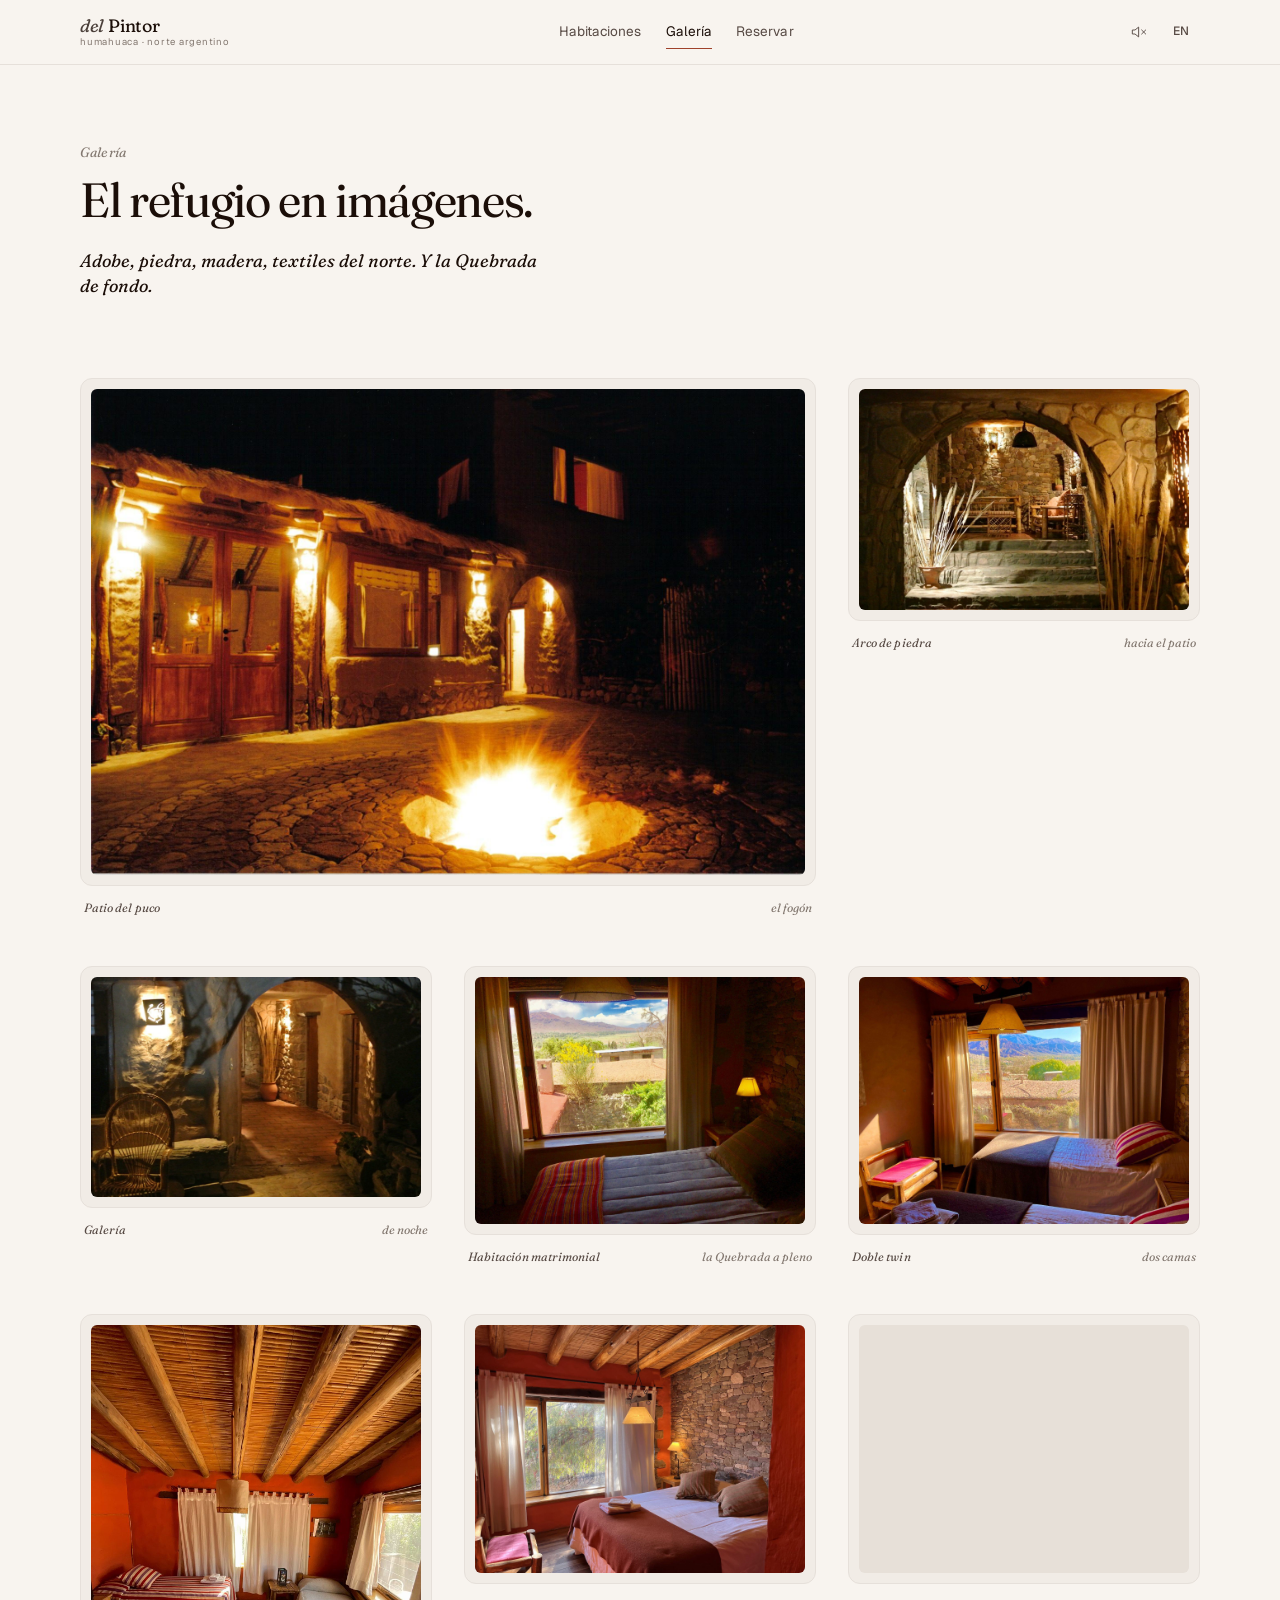
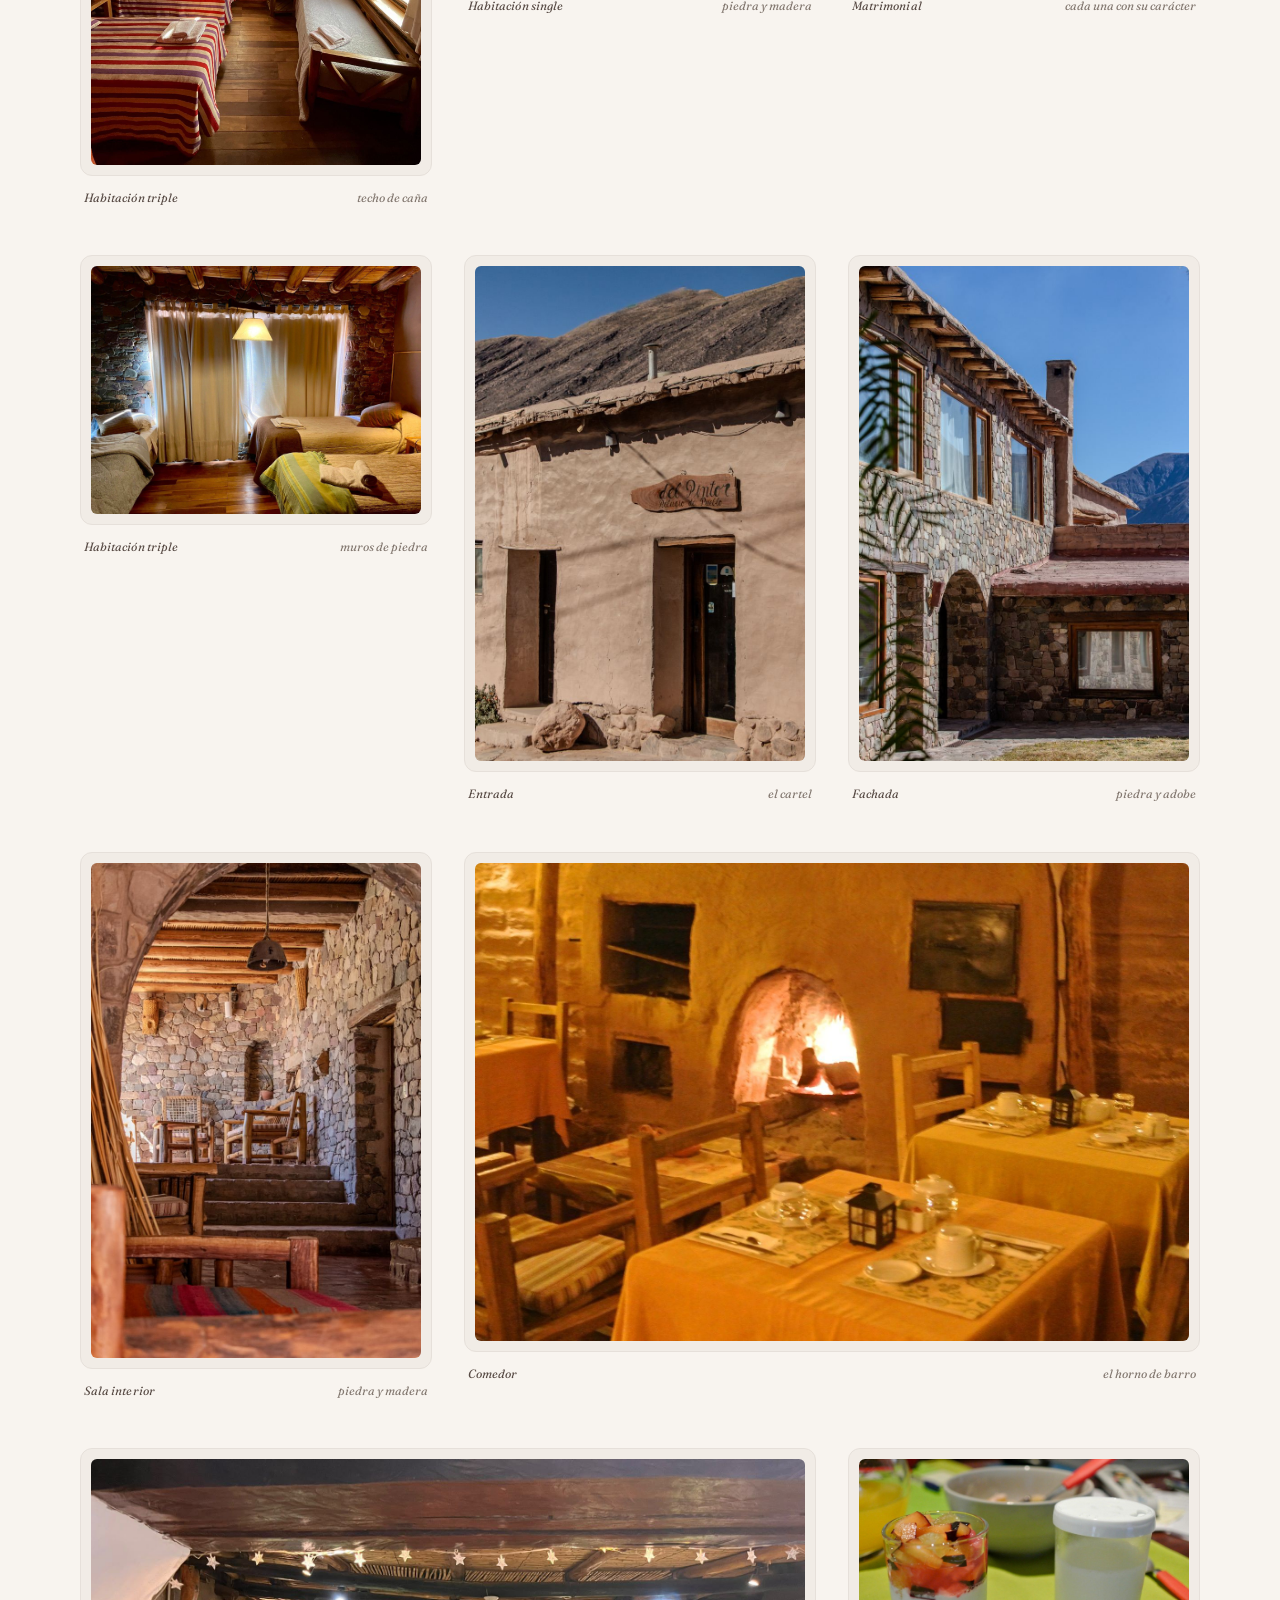
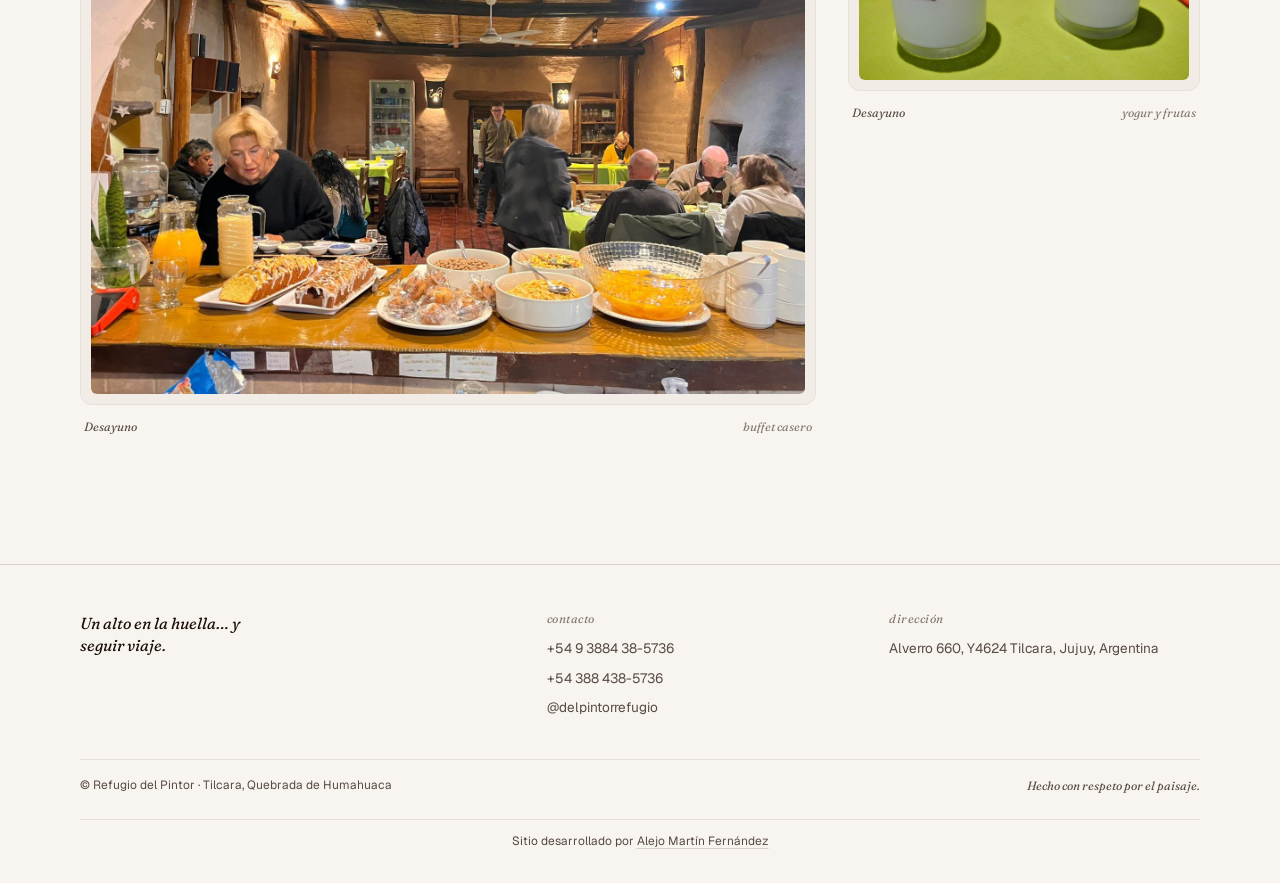
<file: web/galeria.html>
<!DOCTYPE html>
<html lang="es-AR" data-lang="es">
<head>
  <meta charset="UTF-8">
  <meta name="viewport" content="width=device-width, initial-scale=1.0, viewport-fit=cover">
  <meta name="theme-color" content="#F8F4EF">
  <title>Galería · Refugio del Pintor, Tilcara</title>
  <meta name="description" content="Fotos del Refugio del Pintor en Tilcara: adobe, piedra, madera, el patio del puco y la Quebrada de Humahuaca de fondo.">
  <link rel="canonical" href="https://elrefugiodelpintor.com/galeria.html">
  <link rel="icon" href="/favicon.ico" sizes="any">
  <link rel="icon" type="image/png" sizes="32x32" href="/favicon-32.png">
  <link rel="apple-touch-icon" href="/apple-touch-icon.png">
  <link rel="manifest" href="/site.webmanifest">
  <meta property="og:type" content="website">
  <meta property="og:site_name" content="Refugio del Pintor">
  <meta property="og:locale" content="es_AR">
  <meta property="og:locale:alternate" content="en_US">
  <meta property="og:title" content="Galería · Refugio del Pintor, Tilcara">
  <meta property="og:description" content="Fotos del Refugio del Pintor en Tilcara: adobe, piedra, madera, el patio del puco y la Quebrada de Humahuaca de fondo.">
  <meta property="og:url" content="https://elrefugiodelpintor.com/galeria.html">
  <meta property="og:image" content="https://elrefugiodelpintor.com/img/og-refugio-del-pintor.jpg">
  <meta property="og:image:width" content="1200">
  <meta property="og:image:height" content="630">
  <meta name="twitter:card" content="summary_large_image">
  <link rel="preconnect" href="https://fonts.googleapis.com">
  <link rel="preconnect" href="https://fonts.gstatic.com" crossorigin>
  <link href="https://fonts.googleapis.com/css2?family=Fraunces:ital,opsz,wght,SOFT@0,9..144,200..900,0..100;1,9..144,200..900,0..100&family=Geist:wght@300..700&display=swap" rel="stylesheet">
  <link rel="stylesheet" href="styles.css">
</head>
<body data-page="gallery">

<a class="skip-link" href="#main">Saltar al contenido</a>

<header class="site-header">
  <div class="site-header__inner">
    <a class="brand" href="index.html" aria-label="Refugio del Pintor">
      <span class="brand__mark"><em>del</em> Pintor</span>
      <span class="brand__sub" data-i18n="header.brandSubline">Humahuaca · Norte Argentino</span>
    </a>
    <nav class="nav" aria-label="Principal">
      <a href="habitaciones.html" data-nav="rooms" data-i18n="nav.rooms">Habitaciones</a>
      <a href="galeria.html" data-nav="gallery" data-i18n="nav.gallery">Galería</a>
      <a href="reservar.html" data-nav="booking" data-i18n="nav.book">Reservar</a>
    </nav>
    <div class="header-actions">
      <button class="icon-button" id="sound-toggle" type="button" aria-pressed="false" data-i18n-aria-label="header.soundOnAria" aria-label="Activar sonido ambiente">
        <svg class="icon icon--sound-off" width="16" height="16" viewBox="0 0 24 24" fill="none" stroke="currentColor" stroke-width="1.4" stroke-linecap="round" stroke-linejoin="round" aria-hidden="true">
          <path d="M11 5 6 9H2v6h4l5 4z"/>
          <line x1="22" y1="9" x2="16" y2="15"/>
          <line x1="16" y1="9" x2="22" y2="15"/>
        </svg>
        <svg class="icon icon--sound-on" width="16" height="16" viewBox="0 0 24 24" fill="none" stroke="currentColor" stroke-width="1.4" stroke-linecap="round" stroke-linejoin="round" aria-hidden="true">
          <path d="M11 5 6 9H2v6h4l5 4z"/>
          <path d="M15.54 8.46a5 5 0 0 1 0 7.07"/>
          <path d="M19.07 4.93a10 10 0 0 1 0 14.14"/>
        </svg>
      </button>
      <button class="icon-button lang-toggle" id="lang-toggle" type="button" data-i18n-aria-label="header.langSwitchAria" aria-label="Cambiar idioma">
        <span data-i18n="header.langSwitch">EN</span>
      </button>
    </div>
  </div>
</header>

<main class="main" id="main">
  <section class="page">
    <div class="page__inner">
      <p class="page-kicker" data-i18n="gallery.kicker">Galería</p>
      <h1 class="page-title" data-i18n="gallery.heading">El refugio en imágenes.</h1>
      <p class="page-lead" data-i18n="gallery.lead">Adobe, piedra, madera, textiles del norte. Y la Quebrada de fondo.</p>

      <div class="gallery">

        <figure class="gallery-figure gallery-figure--wide" data-reveal data-stagger="1">
          <div class="gallery-figure__frame">
            <img src="img/patio-fogon.jpg"
                 alt="Patio del puco de noche, con el fogón encendido"
                 loading="lazy" decoding="async">
          </div>
          <figcaption class="gallery-figure__caption">
            <span class="gallery-figure__caption-title">
              <span class="when-es">Patio del puco</span><span class="when-en">Patio del puco</span>
            </span>
            <span class="gallery-figure__caption-tag">
              <span class="when-es">el fogón</span><span class="when-en">the fire pit</span>
            </span>
          </figcaption>
        </figure>

        <figure class="gallery-figure" data-reveal data-stagger="2">
          <div class="gallery-figure__frame">
            <img src="img/patio-arco.jpg"
                 alt="Arco de piedra que abre al patio"
                 loading="lazy" decoding="async">
          </div>
          <figcaption class="gallery-figure__caption">
            <span class="gallery-figure__caption-title">
              <span class="when-es">Arco de piedra</span><span class="when-en">Stone arch</span>
            </span>
            <span class="gallery-figure__caption-tag">
              <span class="when-es">hacia el patio</span><span class="when-en">toward the patio</span>
            </span>
          </figcaption>
        </figure>

        <figure class="gallery-figure" data-reveal data-stagger="3">
          <div class="gallery-figure__frame">
            <img src="img/patio-galeria.jpg"
                 alt="Galería de piedra iluminada de noche"
                 loading="lazy" decoding="async">
          </div>
          <figcaption class="gallery-figure__caption">
            <span class="gallery-figure__caption-title">
              <span class="when-es">Galería</span><span class="when-en">Walkway</span>
            </span>
            <span class="gallery-figure__caption-tag">
              <span class="when-es">de noche</span><span class="when-en">at night</span>
            </span>
          </figcaption>
        </figure>

        <figure class="gallery-figure" data-reveal data-stagger="4">
          <div class="gallery-figure__frame">
            <img src="img/hbt-matrimonial.jpg"
                 alt="Habitación matrimonial con ventana a los cerros"
                 loading="lazy" decoding="async">
          </div>
          <figcaption class="gallery-figure__caption">
            <span class="gallery-figure__caption-title">
              <span class="when-es">Habitación matrimonial</span><span class="when-en">Double room</span>
            </span>
            <span class="gallery-figure__caption-tag">
              <span class="when-es">la Quebrada a pleno</span><span class="when-en">the Quebrada in full</span>
            </span>
          </figcaption>
        </figure>

        <figure class="gallery-figure" data-reveal data-stagger="1">
          <div class="gallery-figure__frame">
            <img src="img/hbt-doble-twin.jpg"
                 alt="Habitación doble twin con vista a los cerros"
                 loading="lazy" decoding="async">
          </div>
          <figcaption class="gallery-figure__caption">
            <span class="gallery-figure__caption-title">
              <span class="when-es">Doble twin</span><span class="when-en">Twin room</span>
            </span>
            <span class="gallery-figure__caption-tag">
              <span class="when-es">dos camas</span><span class="when-en">two beds</span>
            </span>
          </figcaption>
        </figure>

        <figure class="gallery-figure" data-reveal data-stagger="2">
          <div class="gallery-figure__frame">
            <img src="img/hbt-triple.jpg"
                 alt="Habitación triple con techo de caña"
                 loading="lazy" decoding="async">
          </div>
          <figcaption class="gallery-figure__caption">
            <span class="gallery-figure__caption-title">
              <span class="when-es">Habitación triple</span><span class="when-en">Triple room</span>
            </span>
            <span class="gallery-figure__caption-tag">
              <span class="when-es">techo de caña</span><span class="when-en">cane ceiling</span>
            </span>
          </figcaption>
        </figure>

        <figure class="gallery-figure" data-reveal data-stagger="3">
          <div class="gallery-figure__frame">
            <img src="img/hbt-single.jpg"
                 alt="Habitación single con muro de piedra"
                 loading="lazy" decoding="async">
          </div>
          <figcaption class="gallery-figure__caption">
            <span class="gallery-figure__caption-title">
              <span class="when-es">Habitación single</span><span class="when-en">Single room</span>
            </span>
            <span class="gallery-figure__caption-tag">
              <span class="when-es">piedra y madera</span><span class="when-en">stone and wood</span>
            </span>
          </figcaption>
        </figure>

        <figure class="gallery-figure" data-reveal data-stagger="4">
          <div class="gallery-figure__frame">
            <img src="img/hbt-matrimonial-2.jpg"
                 alt="Habitación matrimonial con lámpara de sol en la pared"
                 loading="lazy" decoding="async">
          </div>
          <figcaption class="gallery-figure__caption">
            <span class="gallery-figure__caption-title">
              <span class="when-es">Matrimonial</span><span class="when-en">Double room</span>
            </span>
            <span class="gallery-figure__caption-tag">
              <span class="when-es">cada una con su carácter</span><span class="when-en">each with its own character</span>
            </span>
          </figcaption>
        </figure>

        <figure class="gallery-figure" data-reveal data-stagger="1">
          <div class="gallery-figure__frame">
            <img src="img/hbt-triple-2.jpg"
                 alt="Habitación triple con muros de piedra"
                 loading="lazy" decoding="async">
          </div>
          <figcaption class="gallery-figure__caption">
            <span class="gallery-figure__caption-title">
              <span class="when-es">Habitación triple</span><span class="when-en">Triple room</span>
            </span>
            <span class="gallery-figure__caption-tag">
              <span class="when-es">muros de piedra</span><span class="when-en">stone walls</span>
            </span>
          </figcaption>
        </figure>

        <figure class="gallery-figure" data-reveal data-stagger="2">
          <div class="gallery-figure__frame">
            <img src="img/entrada-cartel.jpg"
                 alt="Entrada con el cartel tallado en madera"
                 loading="lazy" decoding="async">
          </div>
          <figcaption class="gallery-figure__caption">
            <span class="gallery-figure__caption-title">
              <span class="when-es">Entrada</span><span class="when-en">Entrance</span>
            </span>
            <span class="gallery-figure__caption-tag">
              <span class="when-es">el cartel</span><span class="when-en">the sign</span>
            </span>
          </figcaption>
        </figure>

        <figure class="gallery-figure" data-reveal data-stagger="3">
          <div class="gallery-figure__frame">
            <img src="img/fachada.jpg"
                 alt="Fachada en piedra y madera con la Quebrada de fondo"
                 loading="lazy" decoding="async">
          </div>
          <figcaption class="gallery-figure__caption">
            <span class="gallery-figure__caption-title">
              <span class="when-es">Fachada</span><span class="when-en">Facade</span>
            </span>
            <span class="gallery-figure__caption-tag">
              <span class="when-es">piedra y adobe</span><span class="when-en">stone and adobe</span>
            </span>
          </figcaption>
        </figure>

        <figure class="gallery-figure" data-reveal data-stagger="4">
          <div class="gallery-figure__frame">
            <img src="img/sala-interior.jpg"
                 alt="Sala interior con muros de piedra y muebles de madera"
                 loading="lazy" decoding="async">
          </div>
          <figcaption class="gallery-figure__caption">
            <span class="gallery-figure__caption-title">
              <span class="when-es">Sala interior</span><span class="when-en">Sitting room</span>
            </span>
            <span class="gallery-figure__caption-tag">
              <span class="when-es">piedra y madera</span><span class="when-en">stone and wood</span>
            </span>
          </figcaption>
        </figure>

        <figure class="gallery-figure gallery-figure--wide" data-reveal data-stagger="1">
          <div class="gallery-figure__frame">
            <img src="img/comedor-horno.jpg"
                 alt="Comedor del desayuno con horno de barro encendido"
                 loading="lazy" decoding="async">
          </div>
          <figcaption class="gallery-figure__caption">
            <span class="gallery-figure__caption-title">
              <span class="when-es">Comedor</span><span class="when-en">Dining room</span>
            </span>
            <span class="gallery-figure__caption-tag">
              <span class="when-es">el horno de barro</span><span class="when-en">the clay oven</span>
            </span>
          </figcaption>
        </figure>


        <figure class="gallery-figure gallery-figure--wide" data-reveal data-stagger="1">
          <div class="gallery-figure__frame">
            <img src="img/desayuno-buffet.jpg"
                 alt="Desayuno buffet casero en el comedor"
                 loading="lazy" decoding="async">
          </div>
          <figcaption class="gallery-figure__caption">
            <span class="gallery-figure__caption-title">
              <span class="when-es">Desayuno</span><span class="when-en">Breakfast</span>
            </span>
            <span class="gallery-figure__caption-tag">
              <span class="when-es">buffet casero</span><span class="when-en">homemade buffet</span>
            </span>
          </figcaption>
        </figure>

        <figure class="gallery-figure" data-reveal data-stagger="2">
          <div class="gallery-figure__frame">
            <img src="img/desayuno-yogur.jpg"
                 alt="Yogur con frutas del desayuno"
                 loading="lazy" decoding="async">
          </div>
          <figcaption class="gallery-figure__caption">
            <span class="gallery-figure__caption-title">
              <span class="when-es">Desayuno</span><span class="when-en">Breakfast</span>
            </span>
            <span class="gallery-figure__caption-tag">
              <span class="when-es">yogur y frutas</span><span class="when-en">yogurt and fruit</span>
            </span>
          </figcaption>
        </figure>
      </div>
    </div>
  </section>
</main>

<footer class="site-footer">
  <div class="site-footer__inner">
    <div>
      <p class="site-footer__tagline" data-i18n="footer.tagline">Un alto en la huella… y seguir viaje.</p>
    </div>
    <div class="site-footer__col">
      <h4 data-i18n="footer.contactHeading">Contacto</h4>
      <a id="footer-whatsapp" href="#" data-i18n="footer.whatsappDisplay">+54 9 3884 38-5736</a>
      <a href="tel:+543884385736" data-i18n="footer.phoneDisplay">+54 388 438-5736</a>
      <a href="https://instagram.com/delpintorrefugio" target="_blank" rel="noopener noreferrer" data-i18n="footer.instagramHandle">@delpintorrefugio</a>
    </div>
    <div class="site-footer__col">
      <h4 data-i18n="footer.addressLabel">Dirección</h4>
      <p data-i18n="footer.address">Alverro 660, Y4624 Tilcara, Jujuy, Argentina</p>
    </div>
  </div>
  <div class="site-footer__bottom">
    <p data-i18n="footer.copyright">© Refugio del Pintor · Tilcara, Quebrada de Humahuaca</p>
    <p class="site-footer__credit" data-i18n="footer.creditLine">Hecho con respeto por el paisaje.</p>
    <p class="site-footer__dev"><span class="when-es">Sitio desarrollado por</span><span class="when-en">Website developed by</span> <a href="https://alejomfernandez.com.ar" target="_blank" rel="noopener">Alejo Martín Fernández</a></p>
  </div>
</footer>

<script src="i18n.js"></script>
<script src="script.js"></script>
</body>
</html>
</file>
<file: v3/styles.css>
/* Refugio del Pintor - V3 Minimal Galeria
   Papel casi blanco, tipografia pequena y refinada,
   fotos enmarcadas como obras, aire generoso. */

/* ===== Tokens ===== */
:root {
  /* Near-white paper, very subtle warm tint (low chroma per impeccable) */
  --paper:        oklch(0.97 0.008 75);
  --paper-soft:   oklch(0.945 0.010 72);
  --paper-deep:   oklch(0.91 0.014 70);

  /* Deep warm ink */
  --ink:          oklch(0.18 0.025 45);
  --ink-soft:     oklch(0.42 0.020 50);
  --ink-muted:    oklch(0.58 0.018 55);

  /* Restrained terracotta */
  --terracotta:   oklch(0.50 0.13 35);
  --terracotta-deep: oklch(0.40 0.12 32);

  --line:         oklch(0.86 0.012 70);
  --line-soft:    oklch(0.91 0.010 70);

  --bg:           var(--paper);
  --surface:      var(--paper-soft);
  --accent:       var(--terracotta);

  --font-display: 'Fraunces', Georgia, 'Times New Roman', serif;
  --font-body:    'Geist', -apple-system, BlinkMacSystemFont, system-ui, sans-serif;

  /* Smaller, refined scale */
  --fs-xs:      0.75rem;
  --fs-sm:      0.85rem;
  --fs-base:    0.9375rem;
  --fs-md:      1rem;
  --fs-lg:      1.125rem;
  --fs-xl:      1.375rem;
  --fs-2xl:     1.75rem;
  --fs-3xl:     2.25rem;
  --fs-4xl:     clamp(2rem, 4vw, 3rem);
  --fs-display: clamp(2.5rem, 6vw, 4.75rem);

  /* Generous spacing */
  --space-1:  0.25rem;
  --space-2:  0.5rem;
  --space-3:  0.75rem;
  --space-4:  1rem;
  --space-5:  1.5rem;
  --space-6:  2rem;
  --space-7:  3rem;
  --space-8:  5rem;
  --space-9:  7rem;
  --space-10: 10rem;

  --section-y: clamp(5rem, 10vw, 9rem);
  --page-x:    clamp(1.5rem, 7vw, 5rem);

  --content-max:    72rem;
  --content-narrow: 38rem;
  --measure:        62ch;

  /* Motion - slower, restrained */
  --ease-out-strong: cubic-bezier(0.23, 1, 0.32, 1);
  --ease-out-quart:  cubic-bezier(0.25, 1, 0.5, 1);

  --t-fast:   180ms;
  --t-base:   320ms;
  --t-slow:   500ms;
  --t-reveal: 1100ms;

  --radius-sm: 0.5rem;
  --radius:    0.75rem;
  --radius-pill: 9999px;
}

/* ===== Reset ===== */
*, *::before, *::after { box-sizing: border-box; }
html {
  -webkit-text-size-adjust: 100%;
  scroll-behavior: smooth;
}
@media (prefers-reduced-motion: reduce) {
  html { scroll-behavior: auto; }
}
body {
  margin: 0;
  min-height: 100dvh;
  background: var(--bg);
  color: var(--ink);
  font-family: var(--font-body);
  font-size: var(--fs-base);
  line-height: 1.6;
  font-feature-settings: "kern", "liga", "ss01";
  -webkit-font-smoothing: antialiased;
  -moz-osx-font-smoothing: grayscale;
  text-rendering: optimizeLegibility;
  display: flex;
  flex-direction: column;
}
img, svg, video { max-width: 100%; height: auto; display: block; }
img {
  font-style: italic;
  background-color: var(--paper-deep);
}
button {
  font: inherit;
  color: inherit;
  border: 0;
  padding: 0;
  background: transparent;
  cursor: pointer;
}
a { color: inherit; text-decoration: none; }
ul, ol { list-style: none; padding: 0; margin: 0; }
:focus-visible {
  outline: 2px solid var(--terracotta);
  outline-offset: 3px;
  border-radius: 3px;
}
::selection { background: var(--terracotta); color: var(--paper); }

.skip-link {
  position: fixed;
  top: -100px;
  left: 1rem;
  background: var(--ink);
  color: var(--paper);
  padding: 0.5rem 0.875rem;
  border-radius: var(--radius-sm);
  z-index: 200;
  transition: top var(--t-base) var(--ease-out-strong);
}
.skip-link:focus-visible { top: 1rem; }

/* ===== Typography ===== */
h1, h2, h3, h4 {
  font-family: var(--font-display);
  font-weight: 400;
  letter-spacing: -0.022em;
  line-height: 1.08;
  margin: 0;
  text-wrap: balance;
  color: var(--ink);
  font-variation-settings: "opsz" 30;
}
p { margin: 0; text-wrap: pretty; color: var(--ink-soft); }
em { font-style: italic; }
strong { font-weight: 600; }

.muted {
  color: var(--ink-muted);
  font-size: var(--fs-sm);
}

/* ===== Site header (sticky, minimal) ===== */
.site-header {
  position: sticky;
  top: 0;
  z-index: 100;
  padding: var(--space-4) var(--page-x);
  background: oklch(0.97 0.008 75 / 0.85);
  backdrop-filter: blur(14px) saturate(1.05);
  -webkit-backdrop-filter: blur(14px) saturate(1.05);
  border-bottom: 1px solid var(--line-soft);
}
.site-header__inner {
  display: grid;
  grid-template-columns: auto 1fr auto;
  align-items: center;
  gap: var(--space-5);
  max-width: var(--content-max);
  margin-inline: auto;
}
.brand {
  display: flex;
  flex-direction: column;
  line-height: 1;
  gap: 0.125rem;
}
.brand__mark {
  font-family: var(--font-display);
  font-size: 1.125rem;
  letter-spacing: -0.02em;
  font-variation-settings: "opsz" 20, "SOFT" 100;
  color: var(--ink);
}
.brand__mark em {
  font-style: italic;
  margin-right: 0.05em;
  opacity: 0.78;
}
.brand__sub {
  font-size: 0.6rem;
  letter-spacing: 0.08em;
  color: var(--ink-muted);
  text-transform: lowercase;
}

.nav {
  display: flex;
  justify-content: center;
  gap: var(--space-5);
  font-size: var(--fs-sm);
}
.nav a {
  position: relative;
  color: var(--ink-soft);
  padding: 0.25rem 0;
  letter-spacing: 0.005em;
  transition: color var(--t-fast) var(--ease-out-strong);
}
.nav a.is-active { color: var(--ink); }
.nav a.is-active::after {
  content: '';
  position: absolute;
  left: 0; right: 0; bottom: -2px;
  height: 1px;
  background: var(--terracotta);
}
@media (hover: hover) and (pointer: fine) {
  .nav a:hover { color: var(--ink); }
}
@media (max-width: 600px) {
  .nav { gap: var(--space-3); font-size: var(--fs-xs); }
  .site-header__inner { gap: var(--space-2); }
  .brand__sub { max-width: 12ch; line-height: 1.25; }
  .header-actions { gap: 0; }
  .icon-button { width: 28px; }
}

.header-actions {
  display: flex;
  align-items: center;
  gap: var(--space-2);
}
.icon-button {
  width: 32px;
  height: 32px;
  display: inline-flex;
  align-items: center;
  justify-content: center;
  border-radius: var(--radius-pill);
  color: var(--ink-soft);
  transition: background-color var(--t-fast) var(--ease-out-strong),
              color var(--t-fast) var(--ease-out-strong),
              transform var(--t-fast) var(--ease-out-strong);
}
.icon-button:active { transform: scale(0.94); }
@media (hover: hover) and (pointer: fine) {
  .icon-button:hover { background-color: oklch(0.18 0.025 45 / 0.06); color: var(--ink); }
}
.lang-toggle {
  width: auto;
  padding-inline: 0.625rem;
  font-size: var(--fs-xs);
  letter-spacing: 0.06em;
  font-weight: 500;
}
.icon { color: currentColor; }
#sound-toggle .icon--sound-on { display: none; }
#sound-toggle[aria-pressed="true"] .icon--sound-off { display: none; }
#sound-toggle[aria-pressed="true"] .icon--sound-on { display: block; }
#sound-toggle[aria-pressed="true"] { color: var(--terracotta); }

/* ===== CTAs ===== */
.cta {
  display: inline-flex;
  align-items: center;
  gap: 0.5rem;
  padding: 0.75rem 1.25rem;
  border-radius: var(--radius-pill);
  background: var(--ink);
  color: var(--paper);
  font-family: var(--font-body);
  font-size: var(--fs-sm);
  font-weight: 500;
  letter-spacing: -0.005em;
  line-height: 1;
  white-space: nowrap;
  cursor: pointer;
  transition: transform var(--t-base) var(--ease-out-strong),
              background-color var(--t-base) var(--ease-out-strong);
}
.cta:active { transform: scale(0.97); }
@media (hover: hover) and (pointer: fine) {
  .cta:hover:not(.cta--ghost) { background: oklch(0.12 0.025 45); }
}
.cta__icon {
  display: inline-flex;
  transition: transform var(--t-base) var(--ease-out-strong);
}
@media (hover: hover) and (pointer: fine) {
  .cta:hover .cta__icon { transform: translate(1px, -1px); }
}
.cta--small { padding: 0.5rem 0.95rem; font-size: var(--fs-xs); }
.cta--lg {
  padding: 1rem 1.75rem;
  font-size: var(--fs-md);
}
.cta--ghost {
  background: transparent;
  color: var(--ink);
  padding: 0.5rem 0 0.4rem;
  border-radius: 0;
  border-bottom: 1px solid currentColor;
}
.cta--ghost > span:first-child {
  border-bottom: 0;
  padding-bottom: 0;
}
.cta--ghost:hover { color: var(--terracotta); }

/* ===== Main wrap ===== */
.main {
  flex: 1;
}

/* ===== Page primitives ===== */
.page {
  padding-block: clamp(2.5rem, 6vw, 5rem) var(--section-y);
  padding-inline: var(--page-x);
}
.page__inner {
  max-width: var(--content-max);
  margin-inline: auto;
}
.page__inner--narrow {
  max-width: var(--content-narrow);
}
.page-kicker {
  font-family: var(--font-display);
  font-style: italic;
  font-size: var(--fs-sm);
  color: var(--ink-muted);
  margin-bottom: var(--space-3);
  font-variation-settings: "opsz" 14;
  letter-spacing: 0.01em;
}
.page-title {
  font-size: var(--fs-4xl);
  letter-spacing: -0.028em;
  line-height: 1;
  font-variation-settings: "opsz" 64;
  margin-bottom: var(--space-5);
  max-width: 18ch;
}
.page-lead {
  font-family: var(--font-display);
  font-style: italic;
  font-size: var(--fs-lg);
  color: var(--ink);
  max-width: 40ch;
  line-height: 1.4;
  margin-bottom: var(--space-8);
  font-variation-settings: "opsz" 24, "SOFT" 60;
}
.page-body {
  font-size: var(--fs-md);
  line-height: 1.65;
  color: var(--ink-soft);
  max-width: var(--measure);
  margin-bottom: var(--space-4);
}
.page-body:last-child { margin-bottom: 0; }

/* ===== Home hero ===== */
[data-page="home"] .site-header {
  position: absolute;
  left: 0;
  right: 0;
  background: oklch(0.97 0.008 75 / 0.7);
}
.home-hero {
  display: grid;
  grid-template-columns: 1fr;
  max-height: 100dvh;
  overflow: hidden;
}
@media (min-width: 820px) {
  .home-hero {
    grid-template-columns: 1fr 1fr;
    height: 100dvh;
  }
}
.home-hero__media {
  margin: 0;
  position: relative;
  height: 50dvh;
  overflow: hidden;
}
@media (min-width: 820px) {
  .home-hero__media { height: auto; }
}
.home-hero__media img {
  width: 100%;
  height: 100%;
  object-fit: cover;
  display: block;
}
.home-hero__content {
  display: flex;
  flex-direction: column;
  justify-content: center;
  padding: var(--space-8) var(--page-x) var(--space-7);
}
@media (min-width: 820px) {
  .home-hero__content {
    padding: var(--space-9) var(--space-8);
  }
}
.home-hero__eyebrow {
  font-family: var(--font-display);
  font-style: italic;
  font-size: var(--fs-sm);
  color: var(--ink-muted);
  margin-bottom: var(--space-4);
  letter-spacing: 0.01em;
  font-variation-settings: "opsz" 14;
}
.home-hero__title {
  font-size: var(--fs-display);
  letter-spacing: -0.032em;
  line-height: 0.96;
  font-variation-settings: "opsz" 144;
  margin-bottom: var(--space-6);
  max-width: 14ch;
  font-weight: 400;
}
.home-hero__title em {
  font-style: italic;
  color: var(--terracotta);
  font-variation-settings: "opsz" 144, "SOFT" 70;
}
.home-hero__subtitle {
  font-family: var(--font-display);
  font-style: italic;
  font-size: var(--fs-xl);
  color: var(--ink);
  max-width: 32ch;
  line-height: 1.35;
  margin-bottom: var(--space-7);
  font-variation-settings: "opsz" 28, "SOFT" 60;
}
.home-hero__actions {
  display: flex;
  flex-wrap: wrap;
  gap: var(--space-4);
  align-items: center;
}

/* ===== Promo banner ===== */
.promo {
  padding-inline: var(--page-x);
  max-width: var(--content-max);
  margin-inline: auto;
  padding-block: var(--space-7);
}
.promo__inner {
  border-radius: var(--radius);
  padding: var(--space-7) var(--space-7);
  border: 2px solid var(--terracotta);
  background: transparent;
  color: var(--ink);
  position: relative;
  overflow: hidden;
  text-align: center;
}
.promo__badge {
  display: inline-block;
  background: var(--terracotta);
  color: #fff;
  font-family: var(--font-display);
  font-weight: 700;
  font-size: var(--fs-2xl);
  letter-spacing: -0.02em;
  padding: var(--space-2) var(--space-5);
  border-radius: var(--radius);
  margin-bottom: var(--space-4);
  position: relative;
  font-variation-settings: "opsz" 36;
}
.promo__kicker {
  font-family: var(--font-display);
  font-style: italic;
  font-size: var(--fs-sm);
  color: var(--terracotta);
  letter-spacing: 0.06em;
  text-transform: uppercase;
  margin-bottom: var(--space-3);
  font-variation-settings: "opsz" 14;
  position: relative;
}
.promo__title {
  font-family: var(--font-display);
  font-size: var(--fs-3xl);
  font-weight: 400;
  letter-spacing: -0.02em;
  line-height: 1.1;
  margin-bottom: var(--space-3);
  font-variation-settings: "opsz" 44;
  position: relative;
  color: var(--ink);
}
.promo__body {
  font-size: var(--fs-base);
  color: var(--ink-soft);
  line-height: 1.6;
  max-width: 50ch;
  margin-inline: auto;
  margin-bottom: var(--space-5);
  position: relative;
}
.promo__body:last-child { margin-bottom: 0; }
.promo .cta--small {
  background: var(--terracotta);
  color: #fff;
  border-color: var(--terracotta);
  font-weight: 600;
}
.promo .cta--small:hover {
  background: oklch(0.48 0.12 35);
}

/* ===== Page catalog menu (home) ===== */
.catalog {
  padding-block: var(--space-7) var(--space-9);
  padding-inline: var(--page-x);
  max-width: var(--content-max);
  margin-inline: auto;
}
.catalog__title {
  font-family: var(--font-display);
  font-style: italic;
  font-size: var(--fs-sm);
  color: var(--ink-muted);
  margin-bottom: var(--space-5);
  letter-spacing: 0.04em;
  text-transform: lowercase;
  font-variation-settings: "opsz" 14;
}
.catalog__list {
  border-top: 1px solid var(--line);
}
.catalog__item {
  display: grid;
  grid-template-columns: auto 1fr auto;
  align-items: baseline;
  gap: var(--space-4);
  padding: var(--space-5) 0;
  border-bottom: 1px solid var(--line);
  transition: transform 440ms var(--ease-out-strong),
              color 440ms var(--ease-out-strong);
  will-change: transform;
}
@media (hover: hover) and (pointer: fine) {
  .catalog__item:hover { transform: translateX(var(--space-3)); }
  .catalog__item:hover .catalog__item-arrow { transform: translateX(4px); color: var(--terracotta); }
  .catalog__item:hover .catalog__item-name { color: var(--terracotta); }
}
.catalog__item-num {
  font-family: var(--font-display);
  font-style: italic;
  font-size: var(--fs-sm);
  color: var(--ink-muted);
  font-variation-settings: "opsz" 14;
  min-width: 2rem;
}
.catalog__item-name {
  font-family: var(--font-display);
  font-size: var(--fs-xl);
  color: var(--ink);
  font-variation-settings: "opsz" 24;
  letter-spacing: -0.012em;
  transition: color var(--t-base) var(--ease-out-strong);
}
.catalog__item-meta {
  font-family: var(--font-display);
  font-style: italic;
  font-size: var(--fs-sm);
  color: var(--ink-muted);
  text-align: right;
  font-variation-settings: "opsz" 14;
}
.catalog__item-arrow {
  display: none;
}
@media (min-width: 640px) {
  .catalog__item { grid-template-columns: auto 1fr auto auto; }
  .catalog__item-arrow {
    display: inline-flex;
    color: var(--ink-muted);
    transition: transform var(--t-base) var(--ease-out-strong),
                color var(--t-base) var(--ease-out-strong);
  }
}

/* ===== Inline narrative blocks (home essence + Ricardo) ===== */
.narrative {
  padding-block: var(--space-8);
  padding-inline: var(--page-x);
  max-width: var(--content-max);
  margin-inline: auto;
  border-top: 1px solid var(--line);
}
.narrative__kicker {
  font-family: var(--font-display);
  font-style: italic;
  font-size: var(--fs-sm);
  color: var(--ink-muted);
  margin-bottom: var(--space-3);
  letter-spacing: 0.01em;
  font-variation-settings: "opsz" 14;
}
.narrative__heading {
  font-size: clamp(1.75rem, 3.5vw, 2.5rem);
  letter-spacing: -0.022em;
  line-height: 1.1;
  margin-bottom: var(--space-5);
  max-width: 22ch;
  font-variation-settings: "opsz" 36;
}
.narrative__body {
  font-size: var(--fs-md);
  line-height: 1.65;
  color: var(--ink-soft);
  max-width: var(--measure);
  margin-bottom: var(--space-4);
}
.narrative__quote {
  margin: var(--space-6) 0 0;
  padding: 0 0 0 var(--space-5);
  border-left: 1px solid var(--terracotta);
  max-width: 44ch;
}
.narrative__quote p {
  font-family: var(--font-display);
  font-style: italic;
  font-size: var(--fs-xl);
  line-height: 1.35;
  color: var(--ink);
  letter-spacing: -0.005em;
  font-variation-settings: "opsz" 28, "SOFT" 60;
  margin-bottom: var(--space-3);
}
.narrative__quote cite {
  font-style: normal;
  font-size: var(--fs-sm);
  color: var(--ink-muted);
  letter-spacing: 0.02em;
}

/* ===== Rooms (habitaciones) ===== */
.rooms {
  display: grid;
  grid-template-columns: 1fr;
  gap: var(--space-9);
  margin-top: var(--space-4);
}
.room {
  display: grid;
  grid-template-columns: 1fr;
  gap: var(--space-5);
  align-items: start;
}
.room__figure {
  margin: 0;
  background: var(--paper-soft);
  padding: 0.625rem;
  border: 1px solid var(--line-soft);
  border-radius: var(--radius);
}
.room__figure img {
  width: 100%;
  aspect-ratio: 4/3;
  object-fit: cover;
  border-radius: calc(var(--radius) - 0.375rem);
}
.room__copy { padding-top: var(--space-2); }
.room__count {
  font-family: var(--font-display);
  font-style: italic;
  color: var(--terracotta);
  font-size: var(--fs-sm);
  margin-bottom: var(--space-2);
  font-variation-settings: "opsz" 14;
}
.room__name {
  font-family: var(--font-display);
  font-size: var(--fs-2xl);
  color: var(--ink);
  margin-bottom: var(--space-2);
  letter-spacing: -0.022em;
  font-variation-settings: "opsz" 28;
}
.room__capacity {
  font-family: var(--font-display);
  font-style: italic;
  color: var(--ink-muted);
  margin-bottom: var(--space-4);
  font-size: var(--fs-sm);
}
.room__body {
  font-size: var(--fs-md);
  color: var(--ink-soft);
  line-height: 1.6;
  max-width: 50ch;
}
@media (min-width: 760px) {
  .room {
    grid-template-columns: 5fr 4fr;
    align-items: center;
    gap: var(--space-7);
  }
  .room--alt .room__figure { order: 2; }
  .room--alt .room__copy { order: 1; }
  .room--triple .room__figure img { aspect-ratio: 3/4; }
}

.floors {
  margin-top: var(--space-9);
  padding-top: var(--space-7);
  border-top: 1px solid var(--line);
}
.floors__heading {
  font-family: var(--font-display);
  font-style: italic;
  font-size: var(--fs-lg);
  margin-bottom: var(--space-5);
  color: var(--ink);
  font-variation-settings: "opsz" 24;
}
.floors__grid {
  display: grid;
  grid-template-columns: 1fr;
  gap: var(--space-6);
}
@media (min-width: 720px) {
  .floors__grid { grid-template-columns: 1fr 1fr; gap: var(--space-7); }
}
.floors__label {
  font-family: var(--font-display);
  font-size: var(--fs-lg);
  margin-bottom: var(--space-2);
  color: var(--ink);
  letter-spacing: -0.01em;
  font-variation-settings: "opsz" 20;
}
.floors__body {
  font-size: var(--fs-md);
  color: var(--ink-soft);
  line-height: 1.55;
  max-width: 30ch;
}

/* ===== Services + Breakfast ===== */
.services {
  margin-top: var(--space-9);
  padding-top: var(--space-7);
  border-top: 1px solid var(--line);
}
.services__heading {
  font-family: var(--font-display);
  font-style: italic;
  font-size: var(--fs-lg);
  margin-bottom: var(--space-5);
  color: var(--ink);
  font-variation-settings: "opsz" 24;
}
.services__list {
  display: grid;
  grid-template-columns: 1fr;
}
.services__item {
  display: grid;
  grid-template-columns: 24px minmax(0, 1fr);
  gap: var(--space-3);
  padding-block: var(--space-3);
  border-top: 1px solid var(--line);
  align-items: start;
}
.services__item:last-child { border-bottom: 1px solid var(--line); }
.services__icon {
  color: var(--terracotta);
  display: inline-flex;
  align-items: center;
  justify-content: flex-start;
  margin-top: 0.0625rem;
}
.services__icon svg { width: 18px; height: 18px; display: block; }
.services__text {
  display: flex;
  justify-content: space-between;
  align-items: baseline;
  gap: var(--space-4);
}
.services__item h4 {
  font-family: var(--font-display);
  font-size: var(--fs-md);
  font-weight: 400;
  color: var(--ink);
  font-variation-settings: "opsz" 18;
  letter-spacing: -0.005em;
  flex-shrink: 0;
}
.services__item p {
  font-size: var(--fs-sm);
  color: var(--ink-muted);
  text-align: right;
  line-height: 1.5;
  white-space: nowrap;
}
@media (max-width: 640px) {
  .services__text { flex-direction: column; align-items: flex-start; gap: 0.25rem; }
  .services__item p { text-align: left; max-width: none; white-space: normal; }
}
.services__item--highlight {
  border: 1px solid var(--terracotta);
  border-radius: var(--radius);
  padding: var(--space-3) var(--space-4);
  background: oklch(0.96 0.015 45 / 0.5);
  margin-top: var(--space-3);
}

/* ===== Gallery (galeria page - framed photos as art prints) ===== */
.gallery {
  display: grid;
  grid-template-columns: 1fr;
  gap: var(--space-8);
}
.gallery-figure { margin: 0; break-inside: avoid; }
.gallery-figure__frame {
  background: var(--paper-soft);
  padding: 0.625rem;
  border: 1px solid var(--line-soft);
  border-radius: var(--radius);
  margin-bottom: var(--space-3);
  transition: transform var(--t-base) var(--ease-out-strong);
}
.gallery-figure__frame img {
  width: 100%;
  display: block;
  border-radius: calc(var(--radius) - 0.375rem);
}
@media (hover: hover) and (pointer: fine) {
  .gallery-figure:hover .gallery-figure__frame { transform: translateY(-3px); }
}
.gallery-figure__caption {
  display: flex;
  justify-content: space-between;
  align-items: baseline;
  gap: var(--space-3);
  font-size: var(--fs-xs);
  color: var(--ink-muted);
  padding-inline: 0.25rem;
}
.gallery-figure__caption-title {
  font-family: var(--font-display);
  font-style: italic;
  color: var(--ink-soft);
  font-variation-settings: "opsz" 14;
  letter-spacing: 0.005em;
}
.gallery-figure__caption-tag {
  font-family: var(--font-display);
  font-style: italic;
  color: var(--ink-muted);
  font-variation-settings: "opsz" 14;
}
@media (min-width: 720px) {
  .gallery {
    grid-template-columns: 1fr 1fr;
    gap: var(--space-7) var(--space-6);
  }
  .gallery-figure--wide { grid-column: span 2; }
}
@media (min-width: 1080px) {
  .gallery {
    grid-template-columns: repeat(3, 1fr);
  }
  .gallery-figure--wide { grid-column: span 2; }
}

/* ===== Tilcara + Nearby (reservar) ===== */
.tilcara {
  margin-bottom: var(--space-9);
}
.tilcara__columns {
  display: grid;
  grid-template-columns: 1fr;
  gap: var(--space-5);
  margin-bottom: var(--space-7);
  max-width: 60rem;
}
@media (min-width: 720px) {
  .tilcara__columns { grid-template-columns: 1fr 1fr; gap: var(--space-6); }
}
.nearby {
  padding-top: var(--space-5);
  border-top: 1px solid var(--line);
  max-width: 36rem;
}
.nearby__heading {
  font-family: var(--font-display);
  font-style: italic;
  font-size: var(--fs-md);
  color: var(--ink);
  margin-bottom: var(--space-4);
  font-variation-settings: "opsz" 18;
}
.nearby__list {
  display: flex;
  flex-direction: column;
}
.nearby__item {
  display: flex;
  justify-content: space-between;
  align-items: baseline;
  padding-block: var(--space-2);
  border-bottom: 1px dotted var(--line);
  font-size: var(--fs-sm);
  gap: var(--space-3);
}
.nearby__item:last-child { border-bottom: 0; }
.nearby__item-name { color: var(--ink); }
.nearby__item-distance {
  color: var(--terracotta);
  font-family: var(--font-display);
  font-style: italic;
  font-size: var(--fs-xs);
  font-variation-settings: "opsz" 14;
}

/* ===== Reviews ===== */
.reviews-section {
  margin-block: var(--space-9);
  padding-top: var(--space-7);
  border-top: 1px solid var(--line);
}
.reviews-section__heading {
  font-family: var(--font-display);
  font-style: italic;
  font-size: var(--fs-lg);
  color: var(--ink);
  margin-bottom: var(--space-5);
  font-variation-settings: "opsz" 24;
}
.reviews {
  display: grid;
  grid-template-columns: 1fr;
  gap: var(--space-5);
}
@media (min-width: 760px) {
  .reviews { grid-template-columns: repeat(3, 1fr); align-items: stretch; }
}
.review {
  display: flex;
  flex-direction: column;
  gap: var(--space-3);
  padding: var(--space-4);
  background: var(--paper-soft);
  border-radius: var(--radius);
}
.review__quote {
  font-family: var(--font-display);
  font-style: italic;
  font-size: var(--fs-md);
  line-height: 1.5;
  color: var(--ink);
  font-variation-settings: "opsz" 18, "SOFT" 60;
}
.review__quote::before {
  content: '\201C';
  color: var(--terracotta);
  font-size: var(--fs-2xl);
  line-height: 0;
  margin-right: 0.08em;
  transform: translateY(0.2em);
  display: inline-block;
}
.review__meta {
  margin-top: auto;
  padding-top: var(--space-3);
  border-top: 1px solid var(--line);
  font-size: var(--fs-xs);
  display: flex;
  flex-direction: column;
  gap: 0.125rem;
}
.review__author { color: var(--ink); }
.review__context { color: var(--ink-muted); }
.review__rating {
  color: var(--terracotta);
  font-family: var(--font-display);
  font-style: italic;
  margin-top: 0.25rem;
}

/* ===== Location ===== */
.location {
  margin-block: var(--space-9);
  padding-top: var(--space-7);
  border-top: 1px solid var(--line);
  display: grid;
  grid-template-columns: 1fr;
  gap: var(--space-6);
  align-items: start;
}
@media (min-width: 760px) {
  .location { grid-template-columns: 5fr 6fr; gap: var(--space-7); }
}
.location__copy h3 {
  font-family: var(--font-display);
  font-style: italic;
  font-size: var(--fs-lg);
  margin-bottom: var(--space-4);
  color: var(--ink);
  font-variation-settings: "opsz" 24;
}
.location__address {
  font-family: var(--font-display);
  font-size: var(--fs-xl);
  color: var(--ink);
  margin-bottom: var(--space-3);
  letter-spacing: -0.012em;
  font-variation-settings: "opsz" 24;
}
.location__body {
  font-size: var(--fs-md);
  color: var(--ink-soft);
  line-height: 1.6;
  margin-bottom: var(--space-5);
  max-width: 38ch;
}
.location__map {
  border-radius: var(--radius);
  overflow: hidden;
  background: var(--paper-soft);
  border: 1px solid var(--line-soft);
  height: clamp(260px, 38vw, 360px);
}
.location__map .leaflet-container {
  width: 100%; height: 100%;
  background: var(--paper-soft);
  font-family: var(--font-body);
  font-size: var(--fs-sm);
}
.location__map .leaflet-tile-pane { filter: saturate(0.55) contrast(0.96); }
.location__map .leaflet-control-attribution { display: none !important; }
.location__map .leaflet-bar { border: 1px solid var(--line); box-shadow: none; }
.location__map .leaflet-bar a {
  background: var(--paper);
  color: var(--ink);
  border-bottom: 1px solid var(--line);
}
.location__map .leaflet-bar a:hover { background: var(--paper-soft); }
.location__map .leaflet-bar a:last-child { border-bottom: 0; }
.location__map .leaflet-popup-content-wrapper {
  background: var(--paper);
  color: var(--ink);
  border-radius: var(--radius-sm);
}
.location__map .leaflet-popup-tip { background: var(--paper); }
.location__map .leaflet-popup-content { margin: 0.625rem 0.875rem; font-size: var(--fs-sm); }

/* ===== Booking CTA box ===== */
.booking-cta {
  margin-top: var(--space-9);
  padding: var(--space-8) var(--space-6);
  background: var(--paper-soft);
  border: 1px solid var(--line-soft);
  border-radius: var(--radius);
  text-align: center;
}
.booking-cta h2 {
  font-family: var(--font-display);
  font-size: clamp(1.75rem, 3.5vw, 2.5rem);
  margin-bottom: var(--space-4);
  max-width: 24ch;
  margin-inline: auto;
  letter-spacing: -0.022em;
  font-variation-settings: "opsz" 36;
}
.booking-cta p {
  font-family: var(--font-display);
  font-style: italic;
  font-size: var(--fs-md);
  color: var(--ink-soft);
  margin-bottom: var(--space-6);
  max-width: 44ch;
  margin-inline: auto;
  line-height: 1.5;
  font-variation-settings: "opsz" 18, "SOFT" 60;
}
.booking-cta__note {
  margin-top: var(--space-4);
  font-family: var(--font-display);
  font-style: italic;
  font-size: var(--fs-sm);
  color: var(--ink-muted);
  font-variation-settings: "opsz" 14;
}

/* ===== Footer (shared) ===== */
.site-footer {
  margin-top: auto;
  padding: var(--space-7) var(--page-x) var(--space-6);
  border-top: 1px solid var(--line);
  background: var(--paper);
}
.site-footer__inner {
  max-width: var(--content-max);
  margin-inline: auto;
  display: grid;
  grid-template-columns: 1fr;
  gap: var(--space-5);
}
@media (min-width: 720px) {
  .site-footer__inner {
    grid-template-columns: 1.4fr 1fr 1fr;
    gap: var(--space-6);
    align-items: start;
  }
}

/* V3-only inline bilingual swap for small labels not in i18n.js */
[data-lang="es"] .when-en { display: none !important; }
[data-lang="en"] .when-es { display: none !important; }
.site-footer__tagline {
  font-family: var(--font-display);
  font-style: italic;
  font-size: var(--fs-md);
  color: var(--ink);
  max-width: 18ch;
  line-height: 1.35;
  font-variation-settings: "opsz" 18, "SOFT" 60;
}
.site-footer__col h4 {
  font-family: var(--font-display);
  font-style: italic;
  font-size: var(--fs-xs);
  font-weight: 400;
  margin-bottom: var(--space-3);
  color: var(--ink-muted);
  letter-spacing: 0.04em;
  text-transform: lowercase;
  font-variation-settings: "opsz" 14;
}
.site-footer__col a,
.site-footer__col p {
  display: block;
  font-size: var(--fs-sm);
  color: var(--ink-soft);
  margin-bottom: var(--space-2);
  line-height: 1.5;
}
.site-footer__col a {
  border-bottom: 1px solid transparent;
  transition: color var(--t-fast) var(--ease-out-strong),
              border-color var(--t-fast) var(--ease-out-strong);
  width: fit-content;
}
@media (hover: hover) and (pointer: fine) {
  .site-footer__col a:hover {
    color: var(--terracotta);
    border-bottom-color: var(--terracotta);
  }
}
.site-footer__bottom {
  margin-top: var(--space-6);
  padding-top: var(--space-4);
  border-top: 1px solid var(--line-soft);
  font-size: var(--fs-xs);
  color: var(--ink-muted);
  display: flex;
  justify-content: space-between;
  flex-wrap: wrap;
  gap: var(--space-3);
}
.site-footer__credit {
  font-family: var(--font-display);
  font-style: italic;
  font-variation-settings: "opsz" 14;
}
.site-footer__dev {
  flex-basis: 100%;
  text-align: center;
  margin-top: var(--space-3);
  padding-top: var(--space-3);
  border-top: 1px solid var(--line-soft);
}
.site-footer__dev a {
  color: var(--ink-soft);
  text-decoration: underline;
  text-decoration-color: var(--line);
  text-underline-offset: 3px;
  transition: color var(--t-fast) var(--ease-out-strong);
}
.site-footer__dev a:hover { color: var(--terracotta); text-decoration-color: currentColor; }

/* ===== Scroll reveals (subtle for V3 minimal) ===== */
[data-reveal] {
  opacity: 0;
  transform: translateY(14px);
  transition: opacity var(--t-reveal) var(--ease-out-strong),
              transform var(--t-reveal) var(--ease-out-strong);
}
[data-reveal].is-revealed {
  opacity: 1;
  transform: translateY(0);
}
[data-reveal][data-stagger="1"] { transition-delay: 50ms; }
[data-reveal][data-stagger="2"] { transition-delay: 100ms; }
[data-reveal][data-stagger="3"] { transition-delay: 150ms; }
[data-reveal][data-stagger="4"] { transition-delay: 200ms; }

/* ===== Room cards (3-col grid) - V3 minimal paper ===== */
.rooms-grid {
  display: grid;
  grid-template-columns: 1fr;
  gap: var(--space-5);
  margin-top: var(--space-4);
}
@media (min-width: 760px) {
  .rooms-grid { grid-template-columns: repeat(3, 1fr); gap: var(--space-5); }
}
.room-card {
  display: flex;
  flex-direction: column;
  text-align: left;
  background: var(--paper-soft);
  border: 1px solid var(--line-soft);
  border-radius: var(--radius);
  overflow: hidden;
  cursor: pointer;
  font-family: inherit;
  color: var(--ink);
  padding: 0;
  width: 100%;
  transition: transform var(--t-base) var(--ease-out-strong),
              border-color var(--t-base) var(--ease-out-strong);
}
.room-card:active { transform: scale(0.985); }
@media (hover: hover) and (pointer: fine) {
  .room-card:hover {
    border-color: var(--terracotta);
    transform: translateY(-2px);
  }
  .room-card:hover .room-card__cta { color: var(--terracotta); }
  .room-card:hover .room-card__figure img { transform: scale(1.04); }
}
.room-card--wide { grid-column: 1 / -1; }
@media (min-width: 760px) {
  .room-card--wide {
    flex-direction: row;
  }
  .room-card--wide .room-card__figure {
    flex: 0 0 45%;
    aspect-ratio: 16/10;
  }
  .room-card--wide .room-card__body {
    justify-content: center;
    padding: var(--space-6) var(--space-7);
  }
}
.room-card__figure { margin: 0; overflow: hidden; aspect-ratio: 4/3; position: relative; }
.room-card__promo {
  position: absolute;
  top: var(--space-3);
  left: var(--space-3);
  background: var(--terracotta);
  color: #fff;
  font-size: var(--fs-xs);
  font-weight: 600;
  letter-spacing: 0.02em;
  padding: 0.3rem 0.7rem;
  border-radius: var(--radius-pill);
  box-shadow: 0 4px 12px oklch(0.18 0.025 45 / 0.25);
}
.rate-old {
  color: var(--ink-muted);
  font-size: 0.85em;
  text-decoration-thickness: 1px;
  margin-right: 0.15em;
}
.rate-new { color: var(--terracotta); }
.rate-promo {
  display: block;
  margin-top: var(--space-1);
  font-family: var(--font-body);
  font-size: var(--fs-xs);
  font-weight: 600;
  letter-spacing: 0.04em;
  color: var(--terracotta);
}
.promo[hidden] { display: none; }
.room-card__figure img {
  width: 100%; height: 100%;
  object-fit: cover;
  transition: transform 700ms var(--ease-out-strong);
}
.room-card__body {
  padding: var(--space-5);
  display: flex;
  flex-direction: column;
  gap: var(--space-2);
  flex: 1;
}
.room-card__count {
  font-family: var(--font-display);
  font-style: italic;
  font-size: var(--fs-sm);
  color: var(--terracotta);
  margin: 0;
  font-variation-settings: "opsz" 14;
}
.room-card__name {
  font-family: var(--font-display);
  font-size: var(--fs-2xl);
  letter-spacing: -0.022em;
  font-variation-settings: "opsz" 28;
  margin: 0;
  color: var(--ink);
}
.room-card__rate {
  font-family: var(--font-display);
  font-size: var(--fs-lg);
  font-weight: 400;
  color: var(--terracotta);
  margin: var(--space-2) 0 0;
  font-variation-settings: "opsz" 24;
}
.room-card__rate-label {
  font-size: var(--fs-xs);
  color: var(--ink-muted);
  font-style: italic;
}
.room-card__capacity {
  font-family: var(--font-display);
  font-style: italic;
  color: var(--ink-muted);
  font-size: var(--fs-sm);
  margin: 0;
}
.room-card__body-text {
  color: var(--ink-soft);
  font-size: var(--fs-sm);
  line-height: 1.55;
  margin: var(--space-2) 0 0;
}
.room-card__cta {
  margin-top: auto;
  padding-top: var(--space-4);
  display: inline-flex;
  align-items: center;
  gap: 0.4rem;
  font-size: var(--fs-sm);
  color: var(--ink);
  font-weight: 500;
  transition: color var(--t-base) var(--ease-out-strong);
}

/* ===== Room modal - V3 paper ===== */
body.modal-open { overflow: hidden; }
.room-modal {
  position: fixed;
  inset: 0;
  z-index: 300;
  display: grid;
  place-items: center;
  padding: var(--space-4);
}
.room-modal[hidden] { display: none; }
.room-modal__backdrop {
  position: absolute;
  inset: 0;
  background: oklch(0.20 0.025 50 / 0.45);
  backdrop-filter: blur(8px);
  -webkit-backdrop-filter: blur(8px);
  animation: rm-fade-in 320ms var(--ease-out-strong);
}
.room-modal__panel {
  position: relative;
  width: min(960px, 100%);
  max-height: 92dvh;
  overflow-y: auto;
  background: var(--paper);
  border: 1px solid var(--line);
  border-radius: var(--radius);
  display: grid;
  grid-template-columns: 1fr;
  animation: rm-slide-up 380ms var(--ease-out-strong);
  box-shadow: 0 24px 50px oklch(0.18 0.025 45 / 0.18);
}
@media (min-width: 820px) {
  .room-modal__panel { grid-template-columns: 5fr 6fr; max-height: 88dvh; }
}
.room-modal__close {
  position: absolute;
  top: var(--space-3);
  right: var(--space-3);
  width: 36px;
  height: 36px;
  display: inline-flex;
  align-items: center;
  justify-content: center;
  border-radius: var(--radius-pill);
  background: oklch(0.97 0.008 75 / 0.92);
  backdrop-filter: blur(6px);
  z-index: 2;
  color: var(--ink);
  border: 1px solid var(--line);
  transition: background-color var(--t-fast) var(--ease-out-strong),
              transform var(--t-fast) var(--ease-out-strong);
}
.room-modal__close:hover { background: var(--paper); }
.room-modal__close:active { transform: scale(0.94); }
.room-modal__media {
  margin: 0;
  background: var(--paper-soft);
  aspect-ratio: 4/3;
  overflow: hidden;
}
.room-modal__media img {
  width: 100%; height: 100%;
  object-fit: cover;
  display: block;
}
@media (min-width: 820px) {
  .room-modal__media { aspect-ratio: auto; height: 100%; }
}
.room-modal__content {
  padding: var(--space-6);
  display: flex;
  flex-direction: column;
  gap: var(--space-2);
}
.room-modal__count {
  font-family: var(--font-display);
  font-style: italic;
  color: var(--terracotta);
  font-size: var(--fs-sm);
  margin: 0;
}
.room-modal__name {
  font-family: var(--font-display);
  font-size: var(--fs-3xl);
  letter-spacing: -0.025em;
  font-variation-settings: "opsz" 48;
  margin: 0;
  color: var(--ink);
}
.room-modal__rate {
  font-family: var(--font-display);
  font-size: var(--fs-xl);
  font-weight: 400;
  color: var(--terracotta);
  margin: var(--space-2) 0 0;
  font-variation-settings: "opsz" 24;
}
.room-modal__capacity {
  font-family: var(--font-display);
  font-style: italic;
  color: var(--ink-muted);
  margin: 0;
  font-size: var(--fs-sm);
}
.room-modal__body {
  color: var(--ink-soft);
  line-height: 1.6;
  margin: var(--space-3) 0 0;
  font-size: var(--fs-base);
}
.room-modal__specs {
  display: grid;
  grid-template-columns: 1fr 1fr;
  gap: var(--space-4);
  margin: var(--space-4) 0 0;
  padding-top: var(--space-4);
  border-top: 1px solid var(--line);
}
.room-modal__spec { margin: 0; }
.room-modal__spec dt {
  font-family: var(--font-display);
  font-style: italic;
  font-size: var(--fs-xs);
  color: var(--ink-muted);
  margin-bottom: 0.25rem;
}
.room-modal__spec dd {
  margin: 0;
  font-size: var(--fs-sm);
  line-height: 1.5;
  color: var(--ink);
}
.room-modal__amenities {
  margin-top: var(--space-3);
  padding-top: var(--space-4);
  border-top: 1px solid var(--line);
}
.room-modal__amenities h3 {
  font-family: var(--font-display);
  font-style: italic;
  font-size: var(--fs-xs);
  color: var(--ink-muted);
  margin: 0 0 var(--space-3);
}
.room-modal__amenities ul {
  display: flex;
  flex-wrap: wrap;
  gap: 0.5rem;
}
.room-modal__amenities li {
  font-size: var(--fs-xs);
  padding: 0.375rem 0.75rem;
  border: 1px solid var(--line);
  border-radius: var(--radius-pill);
  color: var(--ink);
  background: var(--paper);
}
.room-modal__cta {
  margin-top: var(--space-5);
  align-self: flex-start;
}
.room-modal__note {
  font-family: var(--font-display);
  font-style: italic;
  font-size: var(--fs-xs);
  color: var(--ink-muted);
  margin: var(--space-3) 0 0;
}

@keyframes rm-fade-in {
  from { opacity: 0; }
  to { opacity: 1; }
}
@keyframes rm-slide-up {
  from { opacity: 0; transform: translateY(20px) scale(0.98); }
  to { opacity: 1; transform: translateY(0) scale(1); }
}

/* ===== Rates page ===== */
.rates-grid {
  display: grid;
  grid-template-columns: 1fr;
  gap: var(--space-5);
  margin-bottom: var(--space-7);
}
@media (min-width: 720px) {
  .rates-grid { grid-template-columns: repeat(3, 1fr); }
}
.rate-card {
  border: 1px solid var(--line);
  border-radius: var(--radius);
  padding: var(--space-6) var(--space-5);
  display: flex;
  flex-direction: column;
  gap: var(--space-4);
  background: var(--paper);
  transition: border-color var(--t-base) var(--ease-out-strong);
}
.rate-card--featured {
  border-color: var(--terracotta);
  background: oklch(0.96 0.015 45 / 0.45);
}
@media (hover: hover) and (pointer: fine) {
  .rate-card:hover { border-color: var(--terracotta); }
}
.rate-card__header {
  padding-bottom: var(--space-4);
  border-bottom: 1px solid var(--line);
}
.rate-card__name {
  font-family: var(--font-display);
  font-size: var(--fs-2xl);
  font-weight: 400;
  letter-spacing: -0.02em;
  line-height: 1.1;
  margin-bottom: var(--space-2);
  font-variation-settings: "opsz" 36;
}
.rate-card__capacity {
  font-family: var(--font-display);
  font-style: italic;
  font-size: var(--fs-sm);
  color: var(--ink-muted);
  font-variation-settings: "opsz" 14;
}
.rate-card__price {
  display: flex;
  align-items: baseline;
  gap: var(--space-2);
}
.rate-card__amount {
  font-family: var(--font-display);
  font-size: var(--fs-3xl);
  font-weight: 400;
  letter-spacing: -0.02em;
  line-height: 1;
  font-variation-settings: "opsz" 48;
}
.rate-card__unit {
  font-size: var(--fs-sm);
  color: var(--ink-muted);
}
.rate-card__features {
  display: flex;
  flex-direction: column;
  gap: var(--space-2);
  flex: 1;
}
.rate-card__features li {
  font-size: var(--fs-sm);
  color: var(--ink-soft);
  line-height: 1.5;
  padding-left: var(--space-4);
  position: relative;
}
.rate-card__features li::before {
  content: '';
  position: absolute;
  left: 0;
  top: 0.5em;
  width: 6px;
  height: 1px;
  background: var(--terracotta);
}
.rate-card__cta {
  align-self: flex-start;
  margin-top: auto;
}
.rates-note {
  padding-top: var(--space-5);
  border-top: 1px solid var(--line);
}
.rates-note p {
  font-family: var(--font-display);
  font-style: italic;
  font-size: var(--fs-sm);
  color: var(--ink-muted);
  max-width: var(--measure);
  line-height: 1.5;
  font-variation-settings: "opsz" 14;
}

/* ===== Reduced motion ===== */
@media (prefers-reduced-motion: reduce) {
  *,
  *::before,
  *::after {
    animation-duration: 0.01ms !important;
    animation-iteration-count: 1 !important;
    transition-duration: 0.01ms !important;
    scroll-behavior: auto !important;
  }
  [data-reveal] {
    opacity: 1 !important;
    transform: none !important;
  }
}
</file>
<file: web/styles.css>
/* Refugio del Pintor - V3 Minimal Galeria
   Papel casi blanco, tipografia pequena y refinada,
   fotos enmarcadas como obras, aire generoso. */

/* ===== Tokens ===== */
:root {
  /* Near-white paper, very subtle warm tint (low chroma per impeccable) */
  --paper:        oklch(0.97 0.008 75);
  --paper-soft:   oklch(0.945 0.010 72);
  --paper-deep:   oklch(0.91 0.014 70);

  /* Deep warm ink */
  --ink:          oklch(0.18 0.025 45);
  --ink-soft:     oklch(0.42 0.020 50);
  --ink-muted:    oklch(0.58 0.018 55);

  /* Restrained terracotta */
  --terracotta:   oklch(0.50 0.13 35);
  --terracotta-deep: oklch(0.40 0.12 32);

  --line:         oklch(0.86 0.012 70);
  --line-soft:    oklch(0.91 0.010 70);

  --bg:           var(--paper);
  --surface:      var(--paper-soft);
  --accent:       var(--terracotta);

  --font-display: 'Fraunces', Georgia, 'Times New Roman', serif;
  --font-body:    'Geist', -apple-system, BlinkMacSystemFont, system-ui, sans-serif;

  /* Smaller, refined scale */
  --fs-xs:      0.75rem;
  --fs-sm:      0.85rem;
  --fs-base:    0.9375rem;
  --fs-md:      1rem;
  --fs-lg:      1.125rem;
  --fs-xl:      1.375rem;
  --fs-2xl:     1.75rem;
  --fs-3xl:     2.25rem;
  --fs-4xl:     clamp(2rem, 4vw, 3rem);
  --fs-display: clamp(2.5rem, 6vw, 4.75rem);

  /* Generous spacing */
  --space-1:  0.25rem;
  --space-2:  0.5rem;
  --space-3:  0.75rem;
  --space-4:  1rem;
  --space-5:  1.5rem;
  --space-6:  2rem;
  --space-7:  3rem;
  --space-8:  5rem;
  --space-9:  7rem;
  --space-10: 10rem;

  --section-y: clamp(5rem, 10vw, 9rem);
  --page-x:    clamp(1.5rem, 7vw, 5rem);

  --content-max:    72rem;
  --content-narrow: 38rem;
  --measure:        62ch;

  /* Motion - slower, restrained */
  --ease-out-strong: cubic-bezier(0.23, 1, 0.32, 1);
  --ease-out-quart:  cubic-bezier(0.25, 1, 0.5, 1);

  --t-fast:   180ms;
  --t-base:   320ms;
  --t-slow:   500ms;
  --t-reveal: 1100ms;

  --radius-sm: 0.5rem;
  --radius:    0.75rem;
  --radius-pill: 9999px;
}

/* ===== Reset ===== */
*, *::before, *::after { box-sizing: border-box; }
html {
  -webkit-text-size-adjust: 100%;
  scroll-behavior: smooth;
}
@media (prefers-reduced-motion: reduce) {
  html { scroll-behavior: auto; }
}
body {
  margin: 0;
  min-height: 100dvh;
  background: var(--bg);
  color: var(--ink);
  font-family: var(--font-body);
  font-size: var(--fs-base);
  line-height: 1.6;
  font-feature-settings: "kern", "liga", "ss01";
  -webkit-font-smoothing: antialiased;
  -moz-osx-font-smoothing: grayscale;
  text-rendering: optimizeLegibility;
  display: flex;
  flex-direction: column;
}
img, svg, video { max-width: 100%; height: auto; display: block; }
img {
  font-style: italic;
  background-color: var(--paper-deep);
}
button {
  font: inherit;
  color: inherit;
  border: 0;
  padding: 0;
  background: transparent;
  cursor: pointer;
}
a { color: inherit; text-decoration: none; }
ul, ol { list-style: none; padding: 0; margin: 0; }
:focus-visible {
  outline: 2px solid var(--terracotta);
  outline-offset: 3px;
  border-radius: 3px;
}
::selection { background: var(--terracotta); color: var(--paper); }

.skip-link {
  position: fixed;
  top: -100px;
  left: 1rem;
  background: var(--ink);
  color: var(--paper);
  padding: 0.5rem 0.875rem;
  border-radius: var(--radius-sm);
  z-index: 200;
  transition: top var(--t-base) var(--ease-out-strong);
}
.skip-link:focus-visible { top: 1rem; }

/* ===== Typography ===== */
h1, h2, h3, h4 {
  font-family: var(--font-display);
  font-weight: 400;
  letter-spacing: -0.022em;
  line-height: 1.08;
  margin: 0;
  text-wrap: balance;
  color: var(--ink);
  font-variation-settings: "opsz" 30;
}
p { margin: 0; text-wrap: pretty; color: var(--ink-soft); }
em { font-style: italic; }
strong { font-weight: 600; }

.muted {
  color: var(--ink-muted);
  font-size: var(--fs-sm);
}

/* ===== Site header (sticky, minimal) ===== */
.site-header {
  position: sticky;
  top: 0;
  z-index: 100;
  padding: var(--space-4) var(--page-x);
  background: oklch(0.97 0.008 75 / 0.85);
  backdrop-filter: blur(14px) saturate(1.05);
  -webkit-backdrop-filter: blur(14px) saturate(1.05);
  border-bottom: 1px solid var(--line-soft);
}
.site-header__inner {
  display: grid;
  grid-template-columns: auto 1fr auto;
  align-items: center;
  gap: var(--space-5);
  max-width: var(--content-max);
  margin-inline: auto;
}
.brand {
  display: flex;
  flex-direction: column;
  line-height: 1;
  gap: 0.125rem;
}
.brand__mark {
  font-family: var(--font-display);
  font-size: 1.125rem;
  letter-spacing: -0.02em;
  font-variation-settings: "opsz" 20, "SOFT" 100;
  color: var(--ink);
}
.brand__mark em {
  font-style: italic;
  margin-right: 0.05em;
  opacity: 0.78;
}
.brand__sub {
  font-size: 0.6rem;
  letter-spacing: 0.08em;
  color: var(--ink-muted);
  text-transform: lowercase;
}

.nav {
  display: flex;
  justify-content: center;
  gap: var(--space-5);
  font-size: var(--fs-sm);
}
.nav a {
  position: relative;
  color: var(--ink-soft);
  padding: 0.25rem 0;
  letter-spacing: 0.005em;
  transition: color var(--t-fast) var(--ease-out-strong);
}
.nav a.is-active { color: var(--ink); }
.nav a.is-active::after {
  content: '';
  position: absolute;
  left: 0; right: 0; bottom: -2px;
  height: 1px;
  background: var(--terracotta);
}
@media (hover: hover) and (pointer: fine) {
  .nav a:hover { color: var(--ink); }
}
@media (max-width: 600px) {
  .nav { gap: var(--space-3); font-size: var(--fs-xs); }
  .site-header__inner { gap: var(--space-2); }
  .brand__sub { max-width: 12ch; line-height: 1.25; }
  .header-actions { gap: 0; }
  .icon-button { width: 28px; }
}

.header-actions {
  display: flex;
  align-items: center;
  gap: var(--space-2);
}
.icon-button {
  width: 32px;
  height: 32px;
  display: inline-flex;
  align-items: center;
  justify-content: center;
  border-radius: var(--radius-pill);
  color: var(--ink-soft);
  transition: background-color var(--t-fast) var(--ease-out-strong),
              color var(--t-fast) var(--ease-out-strong),
              transform var(--t-fast) var(--ease-out-strong);
}
.icon-button:active { transform: scale(0.94); }
@media (hover: hover) and (pointer: fine) {
  .icon-button:hover { background-color: oklch(0.18 0.025 45 / 0.06); color: var(--ink); }
}
.lang-toggle {
  width: auto;
  padding-inline: 0.625rem;
  font-size: var(--fs-xs);
  letter-spacing: 0.06em;
  font-weight: 500;
}
.icon { color: currentColor; }
#sound-toggle .icon--sound-on { display: none; }
#sound-toggle[aria-pressed="true"] .icon--sound-off { display: none; }
#sound-toggle[aria-pressed="true"] .icon--sound-on { display: block; }
#sound-toggle[aria-pressed="true"] { color: var(--terracotta); }

/* ===== CTAs ===== */
.cta {
  display: inline-flex;
  align-items: center;
  gap: 0.5rem;
  padding: 0.75rem 1.25rem;
  border-radius: var(--radius-pill);
  background: var(--ink);
  color: var(--paper);
  font-family: var(--font-body);
  font-size: var(--fs-sm);
  font-weight: 500;
  letter-spacing: -0.005em;
  line-height: 1;
  white-space: nowrap;
  cursor: pointer;
  transition: transform var(--t-base) var(--ease-out-strong),
              background-color var(--t-base) var(--ease-out-strong);
}
.cta:active { transform: scale(0.97); }
@media (hover: hover) and (pointer: fine) {
  .cta:hover:not(.cta--ghost) { background: oklch(0.12 0.025 45); }
}
.cta__icon {
  display: inline-flex;
  transition: transform var(--t-base) var(--ease-out-strong);
}
@media (hover: hover) and (pointer: fine) {
  .cta:hover .cta__icon { transform: translate(1px, -1px); }
}
.cta--small { padding: 0.5rem 0.95rem; font-size: var(--fs-xs); }
.cta--lg {
  padding: 1rem 1.75rem;
  font-size: var(--fs-md);
}
.cta--ghost {
  background: transparent;
  color: var(--ink);
  padding: 0.5rem 0 0.4rem;
  border-radius: 0;
  border-bottom: 1px solid currentColor;
}
.cta--ghost > span:first-child {
  border-bottom: 0;
  padding-bottom: 0;
}
.cta--ghost:hover { color: var(--terracotta); }

/* ===== Main wrap ===== */
.main {
  flex: 1;
}

/* ===== Page primitives ===== */
.page {
  padding-block: clamp(2.5rem, 6vw, 5rem) var(--section-y);
  padding-inline: var(--page-x);
}
.page__inner {
  max-width: var(--content-max);
  margin-inline: auto;
}
.page__inner--narrow {
  max-width: var(--content-narrow);
}
.page-kicker {
  font-family: var(--font-display);
  font-style: italic;
  font-size: var(--fs-sm);
  color: var(--ink-muted);
  margin-bottom: var(--space-3);
  font-variation-settings: "opsz" 14;
  letter-spacing: 0.01em;
}
.page-title {
  font-size: var(--fs-4xl);
  letter-spacing: -0.028em;
  line-height: 1;
  font-variation-settings: "opsz" 64;
  margin-bottom: var(--space-5);
  max-width: 18ch;
}
.page-lead {
  font-family: var(--font-display);
  font-style: italic;
  font-size: var(--fs-lg);
  color: var(--ink);
  max-width: 40ch;
  line-height: 1.4;
  margin-bottom: var(--space-8);
  font-variation-settings: "opsz" 24, "SOFT" 60;
}
.page-body {
  font-size: var(--fs-md);
  line-height: 1.65;
  color: var(--ink-soft);
  max-width: var(--measure);
  margin-bottom: var(--space-4);
}
.page-body:last-child { margin-bottom: 0; }

/* ===== Home hero ===== */
[data-page="home"] .site-header {
  position: absolute;
  left: 0;
  right: 0;
  background: oklch(0.97 0.008 75 / 0.7);
}
.home-hero {
  display: grid;
  grid-template-columns: 1fr;
  max-height: 100dvh;
  overflow: hidden;
}
@media (min-width: 820px) {
  .home-hero {
    grid-template-columns: 1fr 1fr;
    height: 100dvh;
  }
}
.home-hero__media {
  margin: 0;
  position: relative;
  height: 50dvh;
  overflow: hidden;
}
@media (min-width: 820px) {
  .home-hero__media { height: auto; }
}
.home-hero__media img {
  width: 100%;
  height: 100%;
  object-fit: cover;
  display: block;
}
.home-hero__content {
  display: flex;
  flex-direction: column;
  justify-content: center;
  padding: var(--space-8) var(--page-x) var(--space-7);
}
@media (min-width: 820px) {
  .home-hero__content {
    padding: var(--space-9) var(--space-8);
  }
}
.home-hero__eyebrow {
  font-family: var(--font-display);
  font-style: italic;
  font-size: var(--fs-sm);
  color: var(--ink-muted);
  margin-bottom: var(--space-4);
  letter-spacing: 0.01em;
  font-variation-settings: "opsz" 14;
}
.home-hero__title {
  font-size: var(--fs-display);
  letter-spacing: -0.032em;
  line-height: 0.96;
  font-variation-settings: "opsz" 144;
  margin-bottom: var(--space-6);
  max-width: 14ch;
  font-weight: 400;
}
.home-hero__title em {
  font-style: italic;
  color: var(--terracotta);
  font-variation-settings: "opsz" 144, "SOFT" 70;
}
.home-hero__subtitle {
  font-family: var(--font-display);
  font-style: italic;
  font-size: var(--fs-xl);
  color: var(--ink);
  max-width: 32ch;
  line-height: 1.35;
  margin-bottom: var(--space-7);
  font-variation-settings: "opsz" 28, "SOFT" 60;
}
.home-hero__actions {
  display: flex;
  flex-wrap: wrap;
  gap: var(--space-4);
  align-items: center;
}

/* ===== Promo banner ===== */
.promo {
  padding-inline: var(--page-x);
  max-width: var(--content-max);
  margin-inline: auto;
  padding-block: var(--space-7);
}
.promo__inner {
  border-radius: var(--radius);
  padding: var(--space-7) var(--space-7);
  border: 2px solid var(--terracotta);
  background: transparent;
  color: var(--ink);
  position: relative;
  overflow: hidden;
  text-align: center;
}
.promo__badge {
  display: inline-block;
  background: var(--terracotta);
  color: #fff;
  font-family: var(--font-display);
  font-weight: 700;
  font-size: var(--fs-2xl);
  letter-spacing: -0.02em;
  padding: var(--space-2) var(--space-5);
  border-radius: var(--radius);
  margin-bottom: var(--space-4);
  position: relative;
  font-variation-settings: "opsz" 36;
}
.promo__kicker {
  font-family: var(--font-display);
  font-style: italic;
  font-size: var(--fs-sm);
  color: var(--terracotta);
  letter-spacing: 0.06em;
  text-transform: uppercase;
  margin-bottom: var(--space-3);
  font-variation-settings: "opsz" 14;
  position: relative;
}
.promo__title {
  font-family: var(--font-display);
  font-size: var(--fs-3xl);
  font-weight: 400;
  letter-spacing: -0.02em;
  line-height: 1.1;
  margin-bottom: var(--space-3);
  font-variation-settings: "opsz" 44;
  position: relative;
  color: var(--ink);
}
.promo__body {
  font-size: var(--fs-base);
  color: var(--ink-soft);
  line-height: 1.6;
  max-width: 50ch;
  margin-inline: auto;
  margin-bottom: var(--space-5);
  position: relative;
}
.promo__body:last-child { margin-bottom: 0; }
.promo .cta--small {
  background: var(--terracotta);
  color: #fff;
  border-color: var(--terracotta);
  font-weight: 600;
}
.promo .cta--small:hover {
  background: oklch(0.48 0.12 35);
}

/* ===== Page catalog menu (home) ===== */
.catalog {
  padding-block: var(--space-7) var(--space-9);
  padding-inline: var(--page-x);
  max-width: var(--content-max);
  margin-inline: auto;
}
.catalog__title {
  font-family: var(--font-display);
  font-style: italic;
  font-size: var(--fs-sm);
  color: var(--ink-muted);
  margin-bottom: var(--space-5);
  letter-spacing: 0.04em;
  text-transform: lowercase;
  font-variation-settings: "opsz" 14;
}
.catalog__list {
  border-top: 1px solid var(--line);
}
.catalog__item {
  display: grid;
  grid-template-columns: auto 1fr auto;
  align-items: baseline;
  gap: var(--space-4);
  padding: var(--space-5) 0;
  border-bottom: 1px solid var(--line);
  transition: transform 440ms var(--ease-out-strong),
              color 440ms var(--ease-out-strong);
  will-change: transform;
}
@media (hover: hover) and (pointer: fine) {
  .catalog__item:hover { transform: translateX(var(--space-3)); }
  .catalog__item:hover .catalog__item-arrow { transform: translateX(4px); color: var(--terracotta); }
  .catalog__item:hover .catalog__item-name { color: var(--terracotta); }
}
.catalog__item-num {
  font-family: var(--font-display);
  font-style: italic;
  font-size: var(--fs-sm);
  color: var(--ink-muted);
  font-variation-settings: "opsz" 14;
  min-width: 2rem;
}
.catalog__item-name {
  font-family: var(--font-display);
  font-size: var(--fs-xl);
  color: var(--ink);
  font-variation-settings: "opsz" 24;
  letter-spacing: -0.012em;
  transition: color var(--t-base) var(--ease-out-strong);
}
.catalog__item-meta {
  font-family: var(--font-display);
  font-style: italic;
  font-size: var(--fs-sm);
  color: var(--ink-muted);
  text-align: right;
  font-variation-settings: "opsz" 14;
}
.catalog__item-arrow {
  display: none;
}
@media (min-width: 640px) {
  .catalog__item { grid-template-columns: auto 1fr auto auto; }
  .catalog__item-arrow {
    display: inline-flex;
    color: var(--ink-muted);
    transition: transform var(--t-base) var(--ease-out-strong),
                color var(--t-base) var(--ease-out-strong);
  }
}

/* ===== Inline narrative blocks (home essence + Ricardo) ===== */
.narrative {
  padding-block: var(--space-8);
  padding-inline: var(--page-x);
  max-width: var(--content-max);
  margin-inline: auto;
  border-top: 1px solid var(--line);
}
.narrative__kicker {
  font-family: var(--font-display);
  font-style: italic;
  font-size: var(--fs-sm);
  color: var(--ink-muted);
  margin-bottom: var(--space-3);
  letter-spacing: 0.01em;
  font-variation-settings: "opsz" 14;
}
.narrative__heading {
  font-size: clamp(1.75rem, 3.5vw, 2.5rem);
  letter-spacing: -0.022em;
  line-height: 1.1;
  margin-bottom: var(--space-5);
  max-width: 22ch;
  font-variation-settings: "opsz" 36;
}
.narrative__body {
  font-size: var(--fs-md);
  line-height: 1.65;
  color: var(--ink-soft);
  max-width: var(--measure);
  margin-bottom: var(--space-4);
}
.narrative__quote {
  margin: var(--space-6) 0 0;
  padding: 0 0 0 var(--space-5);
  border-left: 1px solid var(--terracotta);
  max-width: 44ch;
}
.narrative__quote p {
  font-family: var(--font-display);
  font-style: italic;
  font-size: var(--fs-xl);
  line-height: 1.35;
  color: var(--ink);
  letter-spacing: -0.005em;
  font-variation-settings: "opsz" 28, "SOFT" 60;
  margin-bottom: var(--space-3);
}
.narrative__quote cite {
  font-style: normal;
  font-size: var(--fs-sm);
  color: var(--ink-muted);
  letter-spacing: 0.02em;
}

/* ===== Rooms (habitaciones) ===== */
.rooms {
  display: grid;
  grid-template-columns: 1fr;
  gap: var(--space-9);
  margin-top: var(--space-4);
}
.room {
  display: grid;
  grid-template-columns: 1fr;
  gap: var(--space-5);
  align-items: start;
}
.room__figure {
  margin: 0;
  background: var(--paper-soft);
  padding: 0.625rem;
  border: 1px solid var(--line-soft);
  border-radius: var(--radius);
}
.room__figure img {
  width: 100%;
  aspect-ratio: 4/3;
  object-fit: cover;
  border-radius: calc(var(--radius) - 0.375rem);
}
.room__copy { padding-top: var(--space-2); }
.room__count {
  font-family: var(--font-display);
  font-style: italic;
  color: var(--terracotta);
  font-size: var(--fs-sm);
  margin-bottom: var(--space-2);
  font-variation-settings: "opsz" 14;
}
.room__name {
  font-family: var(--font-display);
  font-size: var(--fs-2xl);
  color: var(--ink);
  margin-bottom: var(--space-2);
  letter-spacing: -0.022em;
  font-variation-settings: "opsz" 28;
}
.room__capacity {
  font-family: var(--font-display);
  font-style: italic;
  color: var(--ink-muted);
  margin-bottom: var(--space-4);
  font-size: var(--fs-sm);
}
.room__body {
  font-size: var(--fs-md);
  color: var(--ink-soft);
  line-height: 1.6;
  max-width: 50ch;
}
@media (min-width: 760px) {
  .room {
    grid-template-columns: 5fr 4fr;
    align-items: center;
    gap: var(--space-7);
  }
  .room--alt .room__figure { order: 2; }
  .room--alt .room__copy { order: 1; }
  .room--triple .room__figure img { aspect-ratio: 3/4; }
}

.floors {
  margin-top: var(--space-9);
  padding-top: var(--space-7);
  border-top: 1px solid var(--line);
}
.floors__heading {
  font-family: var(--font-display);
  font-style: italic;
  font-size: var(--fs-lg);
  margin-bottom: var(--space-5);
  color: var(--ink);
  font-variation-settings: "opsz" 24;
}
.floors__grid {
  display: grid;
  grid-template-columns: 1fr;
  gap: var(--space-6);
}
@media (min-width: 720px) {
  .floors__grid { grid-template-columns: 1fr 1fr; gap: var(--space-7); }
}
.floors__label {
  font-family: var(--font-display);
  font-size: var(--fs-lg);
  margin-bottom: var(--space-2);
  color: var(--ink);
  letter-spacing: -0.01em;
  font-variation-settings: "opsz" 20;
}
.floors__body {
  font-size: var(--fs-md);
  color: var(--ink-soft);
  line-height: 1.55;
  max-width: 30ch;
}

/* ===== Services + Breakfast ===== */
.services {
  margin-top: var(--space-9);
  padding-top: var(--space-7);
  border-top: 1px solid var(--line);
}
.services__heading {
  font-family: var(--font-display);
  font-style: italic;
  font-size: var(--fs-lg);
  margin-bottom: var(--space-5);
  color: var(--ink);
  font-variation-settings: "opsz" 24;
}
.services__list {
  display: grid;
  grid-template-columns: 1fr;
}
.services__item {
  display: grid;
  grid-template-columns: 24px minmax(0, 1fr);
  gap: var(--space-3);
  padding-block: var(--space-3);
  border-top: 1px solid var(--line);
  align-items: start;
}
.services__item:last-child { border-bottom: 1px solid var(--line); }
.services__icon {
  color: var(--terracotta);
  display: inline-flex;
  align-items: center;
  justify-content: flex-start;
  margin-top: 0.0625rem;
}
.services__icon svg { width: 18px; height: 18px; display: block; }
.services__text {
  display: flex;
  justify-content: space-between;
  align-items: baseline;
  gap: var(--space-4);
}
.services__item h4 {
  font-family: var(--font-display);
  font-size: var(--fs-md);
  font-weight: 400;
  color: var(--ink);
  font-variation-settings: "opsz" 18;
  letter-spacing: -0.005em;
  flex-shrink: 0;
}
.services__item p {
  font-size: var(--fs-sm);
  color: var(--ink-muted);
  text-align: right;
  line-height: 1.5;
  white-space: nowrap;
}
@media (max-width: 640px) {
  .services__text { flex-direction: column; align-items: flex-start; gap: 0.25rem; }
  .services__item p { text-align: left; max-width: none; white-space: normal; }
}
.services__item--highlight {
  border: 1px solid var(--terracotta);
  border-radius: var(--radius);
  padding: var(--space-3) var(--space-4);
  background: oklch(0.96 0.015 45 / 0.5);
  margin-top: var(--space-3);
}

/* ===== Gallery (galeria page - framed photos as art prints) ===== */
.gallery {
  display: grid;
  grid-template-columns: 1fr;
  gap: var(--space-8);
}
.gallery-figure { margin: 0; break-inside: avoid; }
.gallery-figure__frame {
  background: var(--paper-soft);
  padding: 0.625rem;
  border: 1px solid var(--line-soft);
  border-radius: var(--radius);
  margin-bottom: var(--space-3);
  transition: transform var(--t-base) var(--ease-out-strong);
}
.gallery-figure__frame img {
  width: 100%;
  display: block;
  border-radius: calc(var(--radius) - 0.375rem);
}
@media (hover: hover) and (pointer: fine) {
  .gallery-figure:hover .gallery-figure__frame { transform: translateY(-3px); }
}
.gallery-figure__caption {
  display: flex;
  justify-content: space-between;
  align-items: baseline;
  gap: var(--space-3);
  font-size: var(--fs-xs);
  color: var(--ink-muted);
  padding-inline: 0.25rem;
}
.gallery-figure__caption-title {
  font-family: var(--font-display);
  font-style: italic;
  color: var(--ink-soft);
  font-variation-settings: "opsz" 14;
  letter-spacing: 0.005em;
}
.gallery-figure__caption-tag {
  font-family: var(--font-display);
  font-style: italic;
  color: var(--ink-muted);
  font-variation-settings: "opsz" 14;
}
@media (min-width: 720px) {
  .gallery {
    grid-template-columns: 1fr 1fr;
    gap: var(--space-7) var(--space-6);
  }
  .gallery-figure--wide { grid-column: span 2; }
}
@media (min-width: 1080px) {
  .gallery {
    grid-template-columns: repeat(3, 1fr);
  }
  .gallery-figure--wide { grid-column: span 2; }
}

/* ===== Tilcara + Nearby (reservar) ===== */
.tilcara {
  margin-bottom: var(--space-9);
}
.tilcara__columns {
  display: grid;
  grid-template-columns: 1fr;
  gap: var(--space-5);
  margin-bottom: var(--space-7);
  max-width: 60rem;
}
@media (min-width: 720px) {
  .tilcara__columns { grid-template-columns: 1fr 1fr; gap: var(--space-6); }
}
.nearby {
  padding-top: var(--space-5);
  border-top: 1px solid var(--line);
  max-width: 36rem;
}
.nearby__heading {
  font-family: var(--font-display);
  font-style: italic;
  font-size: var(--fs-md);
  color: var(--ink);
  margin-bottom: var(--space-4);
  font-variation-settings: "opsz" 18;
}
.nearby__list {
  display: flex;
  flex-direction: column;
}
.nearby__item {
  display: flex;
  justify-content: space-between;
  align-items: baseline;
  padding-block: var(--space-2);
  border-bottom: 1px dotted var(--line);
  font-size: var(--fs-sm);
  gap: var(--space-3);
}
.nearby__item:last-child { border-bottom: 0; }
.nearby__item-name { color: var(--ink); }
.nearby__item-distance {
  color: var(--terracotta);
  font-family: var(--font-display);
  font-style: italic;
  font-size: var(--fs-xs);
  font-variation-settings: "opsz" 14;
}

/* ===== Reviews ===== */
.reviews-section {
  margin-block: var(--space-9);
  padding-top: var(--space-7);
  border-top: 1px solid var(--line);
}
.reviews-section__heading {
  font-family: var(--font-display);
  font-style: italic;
  font-size: var(--fs-lg);
  color: var(--ink);
  margin-bottom: var(--space-5);
  font-variation-settings: "opsz" 24;
}
.reviews {
  display: grid;
  grid-template-columns: 1fr;
  gap: var(--space-5);
}
@media (min-width: 760px) {
  .reviews { grid-template-columns: repeat(3, 1fr); align-items: stretch; }
}
.review {
  display: flex;
  flex-direction: column;
  gap: var(--space-3);
  padding: var(--space-4);
  background: var(--paper-soft);
  border-radius: var(--radius);
}
.review__quote {
  font-family: var(--font-display);
  font-style: italic;
  font-size: var(--fs-md);
  line-height: 1.5;
  color: var(--ink);
  font-variation-settings: "opsz" 18, "SOFT" 60;
}
.review__quote::before {
  content: '\201C';
  color: var(--terracotta);
  font-size: var(--fs-2xl);
  line-height: 0;
  margin-right: 0.08em;
  transform: translateY(0.2em);
  display: inline-block;
}
.review__meta {
  margin-top: auto;
  padding-top: var(--space-3);
  border-top: 1px solid var(--line);
  font-size: var(--fs-xs);
  display: flex;
  flex-direction: column;
  gap: 0.125rem;
}
.review__author { color: var(--ink); }
.review__context { color: var(--ink-muted); }
.review__rating {
  color: var(--terracotta);
  font-family: var(--font-display);
  font-style: italic;
  margin-top: 0.25rem;
}

/* ===== Location ===== */
.location {
  margin-block: var(--space-9);
  padding-top: var(--space-7);
  border-top: 1px solid var(--line);
  display: grid;
  grid-template-columns: 1fr;
  gap: var(--space-6);
  align-items: start;
}
@media (min-width: 760px) {
  .location { grid-template-columns: 5fr 6fr; gap: var(--space-7); }
}
.location__copy h3 {
  font-family: var(--font-display);
  font-style: italic;
  font-size: var(--fs-lg);
  margin-bottom: var(--space-4);
  color: var(--ink);
  font-variation-settings: "opsz" 24;
}
.location__address {
  font-family: var(--font-display);
  font-size: var(--fs-xl);
  color: var(--ink);
  margin-bottom: var(--space-3);
  letter-spacing: -0.012em;
  font-variation-settings: "opsz" 24;
}
.location__body {
  font-size: var(--fs-md);
  color: var(--ink-soft);
  line-height: 1.6;
  margin-bottom: var(--space-5);
  max-width: 38ch;
}
.location__map {
  border-radius: var(--radius);
  overflow: hidden;
  background: var(--paper-soft);
  border: 1px solid var(--line-soft);
  height: clamp(260px, 38vw, 360px);
}
.location__map .leaflet-container {
  width: 100%; height: 100%;
  background: var(--paper-soft);
  font-family: var(--font-body);
  font-size: var(--fs-sm);
}
.location__map .leaflet-tile-pane { filter: saturate(0.55) contrast(0.96); }
.location__map .leaflet-control-attribution { display: none !important; }
.location__map .leaflet-bar { border: 1px solid var(--line); box-shadow: none; }
.location__map .leaflet-bar a {
  background: var(--paper);
  color: var(--ink);
  border-bottom: 1px solid var(--line);
}
.location__map .leaflet-bar a:hover { background: var(--paper-soft); }
.location__map .leaflet-bar a:last-child { border-bottom: 0; }
.location__map .leaflet-popup-content-wrapper {
  background: var(--paper);
  color: var(--ink);
  border-radius: var(--radius-sm);
}
.location__map .leaflet-popup-tip { background: var(--paper); }
.location__map .leaflet-popup-content { margin: 0.625rem 0.875rem; font-size: var(--fs-sm); }

/* ===== Booking CTA box ===== */
.booking-cta {
  margin-top: var(--space-9);
  padding: var(--space-8) var(--space-6);
  background: var(--paper-soft);
  border: 1px solid var(--line-soft);
  border-radius: var(--radius);
  text-align: center;
}
.booking-cta h2 {
  font-family: var(--font-display);
  font-size: clamp(1.75rem, 3.5vw, 2.5rem);
  margin-bottom: var(--space-4);
  max-width: 24ch;
  margin-inline: auto;
  letter-spacing: -0.022em;
  font-variation-settings: "opsz" 36;
}
.booking-cta p {
  font-family: var(--font-display);
  font-style: italic;
  font-size: var(--fs-md);
  color: var(--ink-soft);
  margin-bottom: var(--space-6);
  max-width: 44ch;
  margin-inline: auto;
  line-height: 1.5;
  font-variation-settings: "opsz" 18, "SOFT" 60;
}
.booking-cta__note {
  margin-top: var(--space-4);
  font-family: var(--font-display);
  font-style: italic;
  font-size: var(--fs-sm);
  color: var(--ink-muted);
  font-variation-settings: "opsz" 14;
}

/* ===== Footer (shared) ===== */
.site-footer {
  margin-top: auto;
  padding: var(--space-7) var(--page-x) var(--space-6);
  border-top: 1px solid var(--line);
  background: var(--paper);
}
.site-footer__inner {
  max-width: var(--content-max);
  margin-inline: auto;
  display: grid;
  grid-template-columns: 1fr;
  gap: var(--space-5);
}
@media (min-width: 720px) {
  .site-footer__inner {
    grid-template-columns: 1.4fr 1fr 1fr;
    gap: var(--space-6);
    align-items: start;
  }
}

/* V3-only inline bilingual swap for small labels not in i18n.js */
[data-lang="es"] .when-en { display: none !important; }
[data-lang="en"] .when-es { display: none !important; }
.site-footer__tagline {
  font-family: var(--font-display);
  font-style: italic;
  font-size: var(--fs-md);
  color: var(--ink);
  max-width: 18ch;
  line-height: 1.35;
  font-variation-settings: "opsz" 18, "SOFT" 60;
}
.site-footer__col h4 {
  font-family: var(--font-display);
  font-style: italic;
  font-size: var(--fs-xs);
  font-weight: 400;
  margin-bottom: var(--space-3);
  color: var(--ink-muted);
  letter-spacing: 0.04em;
  text-transform: lowercase;
  font-variation-settings: "opsz" 14;
}
.site-footer__col a,
.site-footer__col p {
  display: block;
  font-size: var(--fs-sm);
  color: var(--ink-soft);
  margin-bottom: var(--space-2);
  line-height: 1.5;
}
.site-footer__col a {
  border-bottom: 1px solid transparent;
  transition: color var(--t-fast) var(--ease-out-strong),
              border-color var(--t-fast) var(--ease-out-strong);
  width: fit-content;
}
@media (hover: hover) and (pointer: fine) {
  .site-footer__col a:hover {
    color: var(--terracotta);
    border-bottom-color: var(--terracotta);
  }
}
.site-footer__bottom {
  margin-top: var(--space-6);
  padding-top: var(--space-4);
  border-top: 1px solid var(--line-soft);
  font-size: var(--fs-xs);
  color: var(--ink-muted);
  display: flex;
  justify-content: space-between;
  flex-wrap: wrap;
  gap: var(--space-3);
}
.site-footer__credit {
  font-family: var(--font-display);
  font-style: italic;
  font-variation-settings: "opsz" 14;
}
.site-footer__dev {
  flex-basis: 100%;
  text-align: center;
  margin-top: var(--space-3);
  padding-top: var(--space-3);
  border-top: 1px solid var(--line-soft);
}
.site-footer__dev a {
  color: var(--ink-soft);
  text-decoration: underline;
  text-decoration-color: var(--line);
  text-underline-offset: 3px;
  transition: color var(--t-fast) var(--ease-out-strong);
}
.site-footer__dev a:hover { color: var(--terracotta); text-decoration-color: currentColor; }

/* ===== Scroll reveals (subtle for V3 minimal) ===== */
[data-reveal] {
  opacity: 0;
  transform: translateY(14px);
  transition: opacity var(--t-reveal) var(--ease-out-strong),
              transform var(--t-reveal) var(--ease-out-strong);
}
[data-reveal].is-revealed {
  opacity: 1;
  transform: translateY(0);
}
[data-reveal][data-stagger="1"] { transition-delay: 50ms; }
[data-reveal][data-stagger="2"] { transition-delay: 100ms; }
[data-reveal][data-stagger="3"] { transition-delay: 150ms; }
[data-reveal][data-stagger="4"] { transition-delay: 200ms; }

/* ===== Room cards (3-col grid) - V3 minimal paper ===== */
.rooms-grid {
  display: grid;
  grid-template-columns: 1fr;
  gap: var(--space-5);
  margin-top: var(--space-4);
}
@media (min-width: 760px) {
  .rooms-grid { grid-template-columns: repeat(3, 1fr); gap: var(--space-5); }
}
.room-card {
  display: flex;
  flex-direction: column;
  text-align: left;
  background: var(--paper-soft);
  border: 1px solid var(--line-soft);
  border-radius: var(--radius);
  overflow: hidden;
  cursor: pointer;
  font-family: inherit;
  color: var(--ink);
  padding: 0;
  width: 100%;
  transition: transform var(--t-base) var(--ease-out-strong),
              border-color var(--t-base) var(--ease-out-strong);
}
.room-card:active { transform: scale(0.985); }
@media (hover: hover) and (pointer: fine) {
  .room-card:hover {
    border-color: var(--terracotta);
    transform: translateY(-2px);
  }
  .room-card:hover .room-card__cta { color: var(--terracotta); }
  .room-card:hover .room-card__figure img { transform: scale(1.04); }
}
.room-card--wide { grid-column: 1 / -1; }
@media (min-width: 760px) {
  .room-card--wide {
    flex-direction: row;
  }
  .room-card--wide .room-card__figure {
    flex: 0 0 45%;
    aspect-ratio: 16/10;
  }
  .room-card--wide .room-card__body {
    justify-content: center;
    padding: var(--space-6) var(--space-7);
  }
}
.room-card__figure { margin: 0; overflow: hidden; aspect-ratio: 4/3; position: relative; }
.room-card__promo {
  position: absolute;
  top: var(--space-3);
  left: var(--space-3);
  background: var(--terracotta);
  color: #fff;
  font-size: var(--fs-xs);
  font-weight: 600;
  letter-spacing: 0.02em;
  padding: 0.3rem 0.7rem;
  border-radius: var(--radius-pill);
  box-shadow: 0 4px 12px oklch(0.18 0.025 45 / 0.25);
}
.rate-old {
  color: var(--ink-muted);
  font-size: 0.85em;
  text-decoration-thickness: 1px;
  margin-right: 0.15em;
}
.rate-new { color: var(--terracotta); }
.rate-promo {
  display: block;
  margin-top: var(--space-1);
  font-family: var(--font-body);
  font-size: var(--fs-xs);
  font-weight: 600;
  letter-spacing: 0.04em;
  color: var(--terracotta);
}
.promo[hidden] { display: none; }
.room-card__figure img {
  width: 100%; height: 100%;
  object-fit: cover;
  transition: transform 700ms var(--ease-out-strong);
}
.room-card__body {
  padding: var(--space-5);
  display: flex;
  flex-direction: column;
  gap: var(--space-2);
  flex: 1;
}
.room-card__count {
  font-family: var(--font-display);
  font-style: italic;
  font-size: var(--fs-sm);
  color: var(--terracotta);
  margin: 0;
  font-variation-settings: "opsz" 14;
}
.room-card__name {
  font-family: var(--font-display);
  font-size: var(--fs-2xl);
  letter-spacing: -0.022em;
  font-variation-settings: "opsz" 28;
  margin: 0;
  color: var(--ink);
}
.room-card__rate {
  font-family: var(--font-display);
  font-size: var(--fs-lg);
  font-weight: 400;
  color: var(--terracotta);
  margin: var(--space-2) 0 0;
  font-variation-settings: "opsz" 24;
}
.room-card__rate-label {
  font-size: var(--fs-xs);
  color: var(--ink-muted);
  font-style: italic;
}
.room-card__capacity {
  font-family: var(--font-display);
  font-style: italic;
  color: var(--ink-muted);
  font-size: var(--fs-sm);
  margin: 0;
}
.room-card__body-text {
  color: var(--ink-soft);
  font-size: var(--fs-sm);
  line-height: 1.55;
  margin: var(--space-2) 0 0;
}
.room-card__cta {
  margin-top: auto;
  padding-top: var(--space-4);
  display: inline-flex;
  align-items: center;
  gap: 0.4rem;
  font-size: var(--fs-sm);
  color: var(--ink);
  font-weight: 500;
  transition: color var(--t-base) var(--ease-out-strong);
}

/* ===== Room modal - V3 paper ===== */
body.modal-open { overflow: hidden; }
.room-modal {
  position: fixed;
  inset: 0;
  z-index: 300;
  display: grid;
  place-items: center;
  padding: var(--space-4);
}
.room-modal[hidden] { display: none; }
.room-modal__backdrop {
  position: absolute;
  inset: 0;
  background: oklch(0.20 0.025 50 / 0.45);
  backdrop-filter: blur(8px);
  -webkit-backdrop-filter: blur(8px);
  animation: rm-fade-in 320ms var(--ease-out-strong);
}
.room-modal__panel {
  position: relative;
  width: min(960px, 100%);
  max-height: 92dvh;
  overflow-y: auto;
  background: var(--paper);
  border: 1px solid var(--line);
  border-radius: var(--radius);
  display: grid;
  grid-template-columns: 1fr;
  animation: rm-slide-up 380ms var(--ease-out-strong);
  box-shadow: 0 24px 50px oklch(0.18 0.025 45 / 0.18);
}
@media (min-width: 820px) {
  .room-modal__panel { grid-template-columns: 5fr 6fr; max-height: 88dvh; }
}
.room-modal__close {
  position: absolute;
  top: var(--space-3);
  right: var(--space-3);
  width: 36px;
  height: 36px;
  display: inline-flex;
  align-items: center;
  justify-content: center;
  border-radius: var(--radius-pill);
  background: oklch(0.97 0.008 75 / 0.92);
  backdrop-filter: blur(6px);
  z-index: 2;
  color: var(--ink);
  border: 1px solid var(--line);
  transition: background-color var(--t-fast) var(--ease-out-strong),
              transform var(--t-fast) var(--ease-out-strong);
}
.room-modal__close:hover { background: var(--paper); }
.room-modal__close:active { transform: scale(0.94); }
.room-modal__media {
  margin: 0;
  background: var(--paper-soft);
  aspect-ratio: 4/3;
  overflow: hidden;
}
.room-modal__media img {
  width: 100%; height: 100%;
  object-fit: cover;
  display: block;
}
@media (min-width: 820px) {
  .room-modal__media { aspect-ratio: auto; height: 100%; }
}
.room-modal__content {
  padding: var(--space-6);
  display: flex;
  flex-direction: column;
  gap: var(--space-2);
}
.room-modal__count {
  font-family: var(--font-display);
  font-style: italic;
  color: var(--terracotta);
  font-size: var(--fs-sm);
  margin: 0;
}
.room-modal__name {
  font-family: var(--font-display);
  font-size: var(--fs-3xl);
  letter-spacing: -0.025em;
  font-variation-settings: "opsz" 48;
  margin: 0;
  color: var(--ink);
}
.room-modal__rate {
  font-family: var(--font-display);
  font-size: var(--fs-xl);
  font-weight: 400;
  color: var(--terracotta);
  margin: var(--space-2) 0 0;
  font-variation-settings: "opsz" 24;
}
.room-modal__capacity {
  font-family: var(--font-display);
  font-style: italic;
  color: var(--ink-muted);
  margin: 0;
  font-size: var(--fs-sm);
}
.room-modal__body {
  color: var(--ink-soft);
  line-height: 1.6;
  margin: var(--space-3) 0 0;
  font-size: var(--fs-base);
}
.room-modal__specs {
  display: grid;
  grid-template-columns: 1fr 1fr;
  gap: var(--space-4);
  margin: var(--space-4) 0 0;
  padding-top: var(--space-4);
  border-top: 1px solid var(--line);
}
.room-modal__spec { margin: 0; }
.room-modal__spec dt {
  font-family: var(--font-display);
  font-style: italic;
  font-size: var(--fs-xs);
  color: var(--ink-muted);
  margin-bottom: 0.25rem;
}
.room-modal__spec dd {
  margin: 0;
  font-size: var(--fs-sm);
  line-height: 1.5;
  color: var(--ink);
}
.room-modal__amenities {
  margin-top: var(--space-3);
  padding-top: var(--space-4);
  border-top: 1px solid var(--line);
}
.room-modal__amenities h3 {
  font-family: var(--font-display);
  font-style: italic;
  font-size: var(--fs-xs);
  color: var(--ink-muted);
  margin: 0 0 var(--space-3);
}
.room-modal__amenities ul {
  display: flex;
  flex-wrap: wrap;
  gap: 0.5rem;
}
.room-modal__amenities li {
  font-size: var(--fs-xs);
  padding: 0.375rem 0.75rem;
  border: 1px solid var(--line);
  border-radius: var(--radius-pill);
  color: var(--ink);
  background: var(--paper);
}
.room-modal__cta {
  margin-top: var(--space-5);
  align-self: flex-start;
}
.room-modal__note {
  font-family: var(--font-display);
  font-style: italic;
  font-size: var(--fs-xs);
  color: var(--ink-muted);
  margin: var(--space-3) 0 0;
}

@keyframes rm-fade-in {
  from { opacity: 0; }
  to { opacity: 1; }
}
@keyframes rm-slide-up {
  from { opacity: 0; transform: translateY(20px) scale(0.98); }
  to { opacity: 1; transform: translateY(0) scale(1); }
}

/* ===== Rates page ===== */
.rates-grid {
  display: grid;
  grid-template-columns: 1fr;
  gap: var(--space-5);
  margin-bottom: var(--space-7);
}
@media (min-width: 720px) {
  .rates-grid { grid-template-columns: repeat(3, 1fr); }
}
.rate-card {
  border: 1px solid var(--line);
  border-radius: var(--radius);
  padding: var(--space-6) var(--space-5);
  display: flex;
  flex-direction: column;
  gap: var(--space-4);
  background: var(--paper);
  transition: border-color var(--t-base) var(--ease-out-strong);
}
.rate-card--featured {
  border-color: var(--terracotta);
  background: oklch(0.96 0.015 45 / 0.45);
}
@media (hover: hover) and (pointer: fine) {
  .rate-card:hover { border-color: var(--terracotta); }
}
.rate-card__header {
  padding-bottom: var(--space-4);
  border-bottom: 1px solid var(--line);
}
.rate-card__name {
  font-family: var(--font-display);
  font-size: var(--fs-2xl);
  font-weight: 400;
  letter-spacing: -0.02em;
  line-height: 1.1;
  margin-bottom: var(--space-2);
  font-variation-settings: "opsz" 36;
}
.rate-card__capacity {
  font-family: var(--font-display);
  font-style: italic;
  font-size: var(--fs-sm);
  color: var(--ink-muted);
  font-variation-settings: "opsz" 14;
}
.rate-card__price {
  display: flex;
  align-items: baseline;
  gap: var(--space-2);
}
.rate-card__amount {
  font-family: var(--font-display);
  font-size: var(--fs-3xl);
  font-weight: 400;
  letter-spacing: -0.02em;
  line-height: 1;
  font-variation-settings: "opsz" 48;
}
.rate-card__unit {
  font-size: var(--fs-sm);
  color: var(--ink-muted);
}
.rate-card__features {
  display: flex;
  flex-direction: column;
  gap: var(--space-2);
  flex: 1;
}
.rate-card__features li {
  font-size: var(--fs-sm);
  color: var(--ink-soft);
  line-height: 1.5;
  padding-left: var(--space-4);
  position: relative;
}
.rate-card__features li::before {
  content: '';
  position: absolute;
  left: 0;
  top: 0.5em;
  width: 6px;
  height: 1px;
  background: var(--terracotta);
}
.rate-card__cta {
  align-self: flex-start;
  margin-top: auto;
}
.rates-note {
  padding-top: var(--space-5);
  border-top: 1px solid var(--line);
}
.rates-note p {
  font-family: var(--font-display);
  font-style: italic;
  font-size: var(--fs-sm);
  color: var(--ink-muted);
  max-width: var(--measure);
  line-height: 1.5;
  font-variation-settings: "opsz" 14;
}

/* ===== Reduced motion ===== */
@media (prefers-reduced-motion: reduce) {
  *,
  *::before,
  *::after {
    animation-duration: 0.01ms !important;
    animation-iteration-count: 1 !important;
    transition-duration: 0.01ms !important;
    scroll-behavior: auto !important;
  }
  [data-reveal] {
    opacity: 1 !important;
    transform: none !important;
  }
}
</file>
